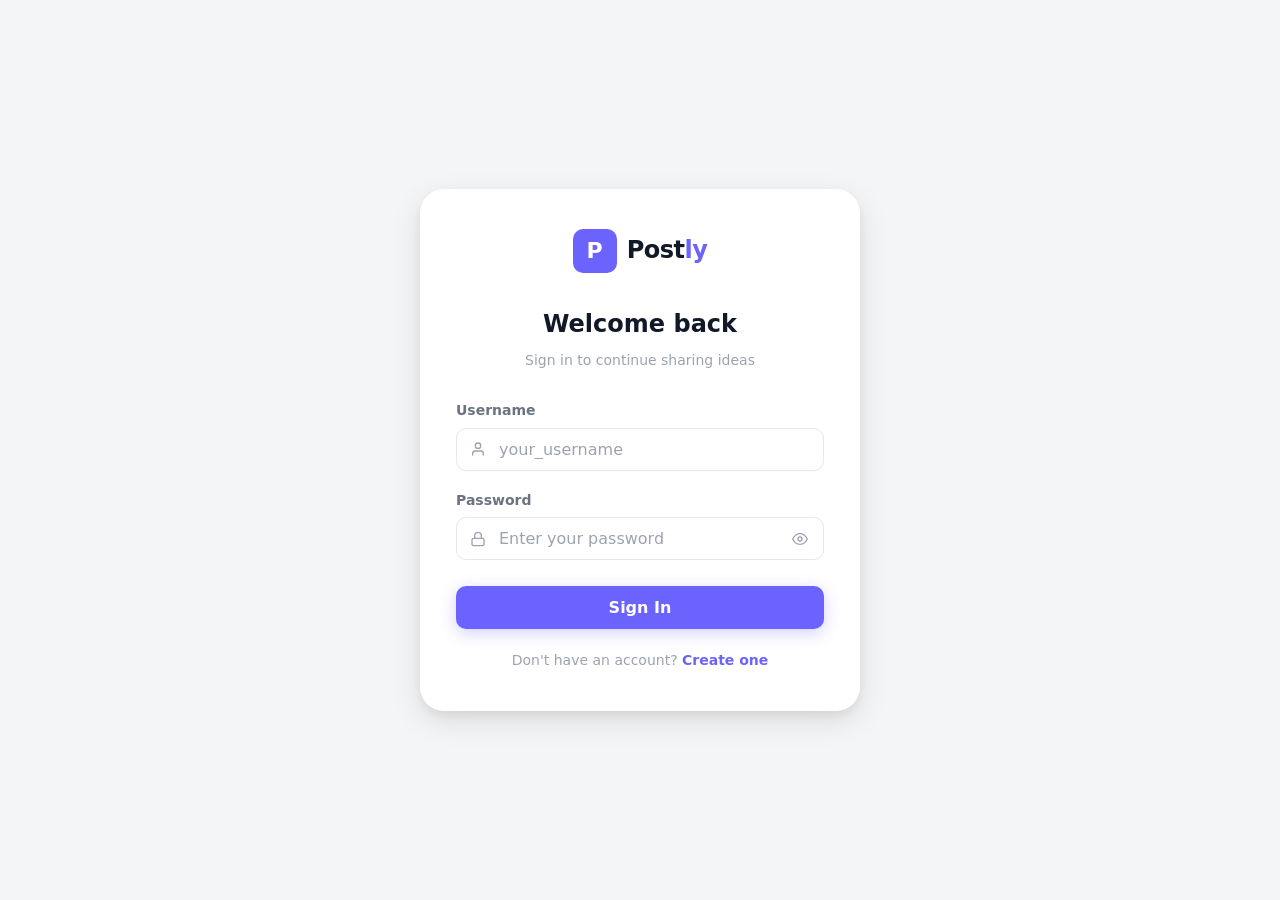
<file: postly/index.html>
﻿<!DOCTYPE html>
<html lang="en">
<head>
  <meta charset="UTF-8" />
  <meta name="viewport" content="width=device-width, initial-scale=1.0" />
  <meta name="description" content="Postly â€” Share ideas. Start conversations." />
  <title>Postly â€” Share ideas. Start conversations.</title>
  <link rel="icon" type="image/svg+xml" href="favicon.svg" />
  <link rel="shortcut icon" type="image/x-icon" href="favicon.ico" />
  <link rel="stylesheet" href="css/style.css" />
  <link rel="stylesheet" href="css/components.css" />
  <link rel="stylesheet" href="css/responsive.css" />
</head>
<body>

  <!-- ===== MOBILE HEADER ===== -->
  <header class="mobile-header" role="banner">
    <div class="logo-text">Post<span>ly</span></div>
    <div class="header-actions">
      <button class="header-btn" id="mobile-search-toggle" aria-label="Search">
        <svg xmlns="http://www.w3.org/2000/svg" width="20" height="20" viewBox="0 0 24 24" fill="none" stroke="currentColor" stroke-width="2" stroke-linecap="round" stroke-linejoin="round" aria-hidden="true"><circle cx="11" cy="11" r="8"/><line x1="21" y1="21" x2="16.65" y2="16.65"/></svg>
      </button>
      <button class="header-btn" id="mobile-notif-btn" aria-label="Notifications">
        <svg xmlns="http://www.w3.org/2000/svg" width="20" height="20" viewBox="0 0 24 24" fill="none" stroke="currentColor" stroke-width="2" stroke-linecap="round" stroke-linejoin="round" aria-hidden="true"><path d="M18 8A6 6 0 0 0 6 8c0 7-3 9-3 9h18s-3-2-3-9"/><path d="M13.73 21a2 2 0 0 1-3.46 0"/></svg>
        <span class="notification-dot" aria-hidden="true"></span>
      </button>
      <div class="header-avatar" id="header-avatar" aria-label="Your profile" role="button" tabindex="0"
        onclick="window.location.href='profile.html'">?</div>
    </div>
  </header>

  <div class="app-wrapper">

    <!-- ===== LEFT SIDEBAR ===== -->
    <aside class="sidebar-left" aria-label="Main navigation">

      <div class="sidebar-logo" role="banner">
        <div class="logo-icon" aria-hidden="true">P</div>
        <div class="logo-text">Post<span>ly</span></div>
      </div>

      <nav class="sidebar-nav" role="navigation" aria-label="Primary navigation">
        <button class="nav-item active" data-page="home" aria-label="Home feed">
          <span class="nav-icon" aria-hidden="true"><svg xmlns="http://www.w3.org/2000/svg" width="20" height="20" viewBox="0 0 24 24" fill="none" stroke="currentColor" stroke-width="2" stroke-linecap="round" stroke-linejoin="round"><path d="M3 9l9-7 9 7v11a2 2 0 0 1-2 2H5a2 2 0 0 1-2-2z"/><polyline points="9 22 9 12 15 12 15 22"/></svg></span>
          <span>Home</span>
        </button>
        <button class="nav-item" data-page="explore" aria-label="Explore">
          <span class="nav-icon" aria-hidden="true"><svg xmlns="http://www.w3.org/2000/svg" width="20" height="20" viewBox="0 0 24 24" fill="none" stroke="currentColor" stroke-width="2" stroke-linecap="round" stroke-linejoin="round"><circle cx="11" cy="11" r="8"/><line x1="21" y1="21" x2="16.65" y2="16.65"/></svg></span>
          <span>Explore</span>
        </button>
        <button class="nav-item" data-page="notifications" aria-label="Notifications">
          <span class="nav-icon" aria-hidden="true"><svg xmlns="http://www.w3.org/2000/svg" width="20" height="20" viewBox="0 0 24 24" fill="none" stroke="currentColor" stroke-width="2" stroke-linecap="round" stroke-linejoin="round"><path d="M18 8A6 6 0 0 0 6 8c0 7-3 9-3 9h18s-3-2-3-9"/><path d="M13.73 21a2 2 0 0 1-3.46 0"/></svg></span>
          <span>Notifications</span>
          <span class="nav-badge hidden notif-badge" aria-label="notifications">3</span>
        </button>
        <button class="nav-item" onclick="window.location.href='create.html'" aria-label="Create post">
          <span class="nav-icon" aria-hidden="true"><svg xmlns="http://www.w3.org/2000/svg" width="20" height="20" viewBox="0 0 24 24" fill="none" stroke="currentColor" stroke-width="2" stroke-linecap="round" stroke-linejoin="round"><path d="M11 4H4a2 2 0 0 0-2 2v14a2 2 0 0 0 2 2h14a2 2 0 0 0 2-2v-7"/><path d="M18.5 2.5a2.121 2.121 0 0 1 3 3L12 15l-4 1 1-4 9.5-9.5z"/></svg></span>
          <span>Create Post</span>
        </button>
        <button class="nav-item" onclick="window.location.href='profile.html'" aria-label="Your profile">
          <span class="nav-icon" aria-hidden="true"><svg xmlns="http://www.w3.org/2000/svg" width="20" height="20" viewBox="0 0 24 24" fill="none" stroke="currentColor" stroke-width="2" stroke-linecap="round" stroke-linejoin="round"><path d="M20 21v-2a4 4 0 0 0-4-4H8a4 4 0 0 0-4 4v2"/><circle cx="12" cy="7" r="4"/></svg></span>
          <span>Profile</span>
        </button>
      </nav>

      <!-- User card -->
      <div class="sidebar-user" onclick="window.location.href='profile.html'" role="button" tabindex="0"
        aria-label="View your profile">
        <div class="user-avatar" id="sidebar-user-avatar">?</div>
        <div class="sidebar-user-info">
          <div class="sidebar-user-name" id="sidebar-user-name">Loading...</div>
          <div class="sidebar-user-handle" id="sidebar-user-handle">@user</div>
        </div>
      </div>

      <!-- Logout -->
      <button class="sidebar-logout-btn" onclick="logout()" aria-label="Sign out">
        <svg xmlns="http://www.w3.org/2000/svg" width="18" height="18" viewBox="0 0 24 24" fill="none" stroke="currentColor" stroke-width="2" stroke-linecap="round" stroke-linejoin="round" aria-hidden="true"><path d="M9 21H5a2 2 0 0 1-2-2V5a2 2 0 0 1 2-2h4"/><polyline points="16 17 21 12 16 7"/><line x1="21" y1="12" x2="9" y2="12"/></svg>
        Sign Out
      </button>

    </aside>

    <!-- ===== MAIN CONTENT ===== -->
    <main class="main-content" id="main-content" role="main">

      <!-- Feed Header -->
      <div class="feed-header" role="banner">
        <h1>Home Feed</h1>
        <div class="header-actions">
          <button class="header-btn" id="desktop-notif-btn" aria-label="Notifications">
            <svg xmlns="http://www.w3.org/2000/svg" width="20" height="20" viewBox="0 0 24 24" fill="none" stroke="currentColor" stroke-width="2" stroke-linecap="round" stroke-linejoin="round" aria-hidden="true"><path d="M18 8A6 6 0 0 0 6 8c0 7-3 9-3 9h18s-3-2-3-9"/><path d="M13.73 21a2 2 0 0 1-3.46 0"/></svg>
            <span class="notification-dot" aria-hidden="true"></span>
          </button>
          <div class="header-avatar" id="header-avatar-desktop" role="button" tabindex="0"
            aria-label="Your profile" onclick="window.location.href='profile.html'">?</div>
        </div>
      </div>

      <div class="feed-container">

        <!-- Search Bar -->
        <section class="search-bar-container" aria-label="Search posts">
          <div class="search-bar" role="search">
            <span class="search-icon" aria-hidden="true">
              <svg xmlns="http://www.w3.org/2000/svg" width="16" height="16" viewBox="0 0 24 24" fill="none" stroke="currentColor" stroke-width="2" stroke-linecap="round" stroke-linejoin="round"><circle cx="11" cy="11" r="8"/><line x1="21" y1="21" x2="16.65" y2="16.65"/></svg>
            </span>
            <input type="search" id="search-input"
              placeholder="Search posts, people, topics..."
              aria-label="Search posts, people, and topics"
              autocomplete="off" />
            <button class="search-clear-btn" id="search-clear-btn" aria-label="Clear search">
              <svg xmlns="http://www.w3.org/2000/svg" width="14" height="14" viewBox="0 0 24 24" fill="none" stroke="currentColor" stroke-width="2.5" stroke-linecap="round" stroke-linejoin="round" aria-hidden="true"><line x1="18" y1="6" x2="6" y2="18"/><line x1="6" y1="6" x2="18" y2="18"/></svg>
            </button>
          </div>
          <div class="search-results-label" id="search-results-label" role="status" aria-live="polite"></div>
        </section>

        <!-- Create Post Card -->
        <section class="create-post-card" aria-label="Create a new post">
          <div class="create-post-top">
            <div class="create-post-avatar" id="create-post-avatar" aria-hidden="true">?</div>
            <div class="create-post-input-wrap">
              <textarea id="create-post-textarea" class="create-post-textarea"
                placeholder="What's on your mind?"
                aria-label="Write a new post" maxlength="500" rows="3"></textarea>
              <div class="image-preview-wrap" id="image-preview-wrap">
                <img id="image-preview-img" src="" alt="Post image preview" />
                <button class="remove-image-btn" id="remove-image-btn" aria-label="Remove image">
                  <svg xmlns="http://www.w3.org/2000/svg" width="14" height="14" viewBox="0 0 24 24" fill="none" stroke="currentColor" stroke-width="2.5" stroke-linecap="round" stroke-linejoin="round" aria-hidden="true"><line x1="18" y1="6" x2="6" y2="18"/><line x1="6" y1="6" x2="18" y2="18"/></svg>
                </button>
              </div>
              <div class="error-message" id="create-post-error" role="alert"></div>
            </div>
          </div>

          <div class="create-post-divider" aria-hidden="true"></div>

          <div class="create-post-actions">
            <div class="create-post-tools">
              <label class="create-post-tool-btn" for="image-upload" title="Add image" aria-label="Add image">
                <svg xmlns="http://www.w3.org/2000/svg" width="18" height="18" viewBox="0 0 24 24" fill="none" stroke="currentColor" stroke-width="2" stroke-linecap="round" stroke-linejoin="round" aria-hidden="true"><rect x="3" y="3" width="18" height="18" rx="2"/><circle cx="8.5" cy="8.5" r="1.5"/><polyline points="21 15 16 10 5 21"/></svg>
                <input type="file" id="image-upload" accept="image/*" style="display:none" aria-label="Upload image" />
              </label>
              <button class="create-post-tool-btn" title="Add symbol" aria-label="Add symbol" onclick="insertSymbol()">
                <svg xmlns="http://www.w3.org/2000/svg" width="18" height="18" viewBox="0 0 24 24" fill="none" stroke="currentColor" stroke-width="2" stroke-linecap="round" stroke-linejoin="round" aria-hidden="true"><circle cx="12" cy="12" r="10"/><path d="M8 14s1.5 2 4 2 4-2 4-2"/><line x1="9" y1="9" x2="9.01" y2="9"/><line x1="15" y1="9" x2="15.01" y2="9"/></svg>
              </button>
            </div>
            <div class="create-post-right">
              <span class="char-counter" id="char-counter" aria-live="polite" aria-label="Characters remaining">500</span>
              <button class="btn btn-primary" id="publish-btn" aria-label="Publish post">Publish</button>
            </div>
          </div>
        </section>

        <!-- Posts Feed -->
        <section aria-label="Posts feed" aria-live="polite">
          <div id="posts-feed">
            <div class="spinner" role="status" aria-label="Loading posts"></div>
          </div>
        </section>

      </div>
    </main>

    <!-- ===== RIGHT SIDEBAR ===== -->
    <aside class="sidebar-right" aria-label="Trending and suggestions">

      <section class="sidebar-section">
        <h2 class="sidebar-section-title">
          <svg xmlns="http://www.w3.org/2000/svg" width="16" height="16" viewBox="0 0 24 24" fill="none" stroke="currentColor" stroke-width="2" stroke-linecap="round" stroke-linejoin="round" aria-hidden="true" style="vertical-align:-3px;margin-right:6px"><polyline points="23 6 13.5 15.5 8.5 10.5 1 18"/><polyline points="17 6 23 6 23 12"/></svg>Trending Topics
        </h2>
        <div id="trending-topics" role="list"></div>
      </section>

      <section class="sidebar-section">
        <h2 class="sidebar-section-title">
          <svg xmlns="http://www.w3.org/2000/svg" width="16" height="16" viewBox="0 0 24 24" fill="none" stroke="currentColor" stroke-width="2" stroke-linecap="round" stroke-linejoin="round" aria-hidden="true" style="vertical-align:-3px;margin-right:6px"><path d="M17 21v-2a4 4 0 0 0-4-4H5a4 4 0 0 0-4 4v2"/><circle cx="9" cy="7" r="4"/><path d="M23 21v-2a4 4 0 0 0-3-3.87"/><path d="M16 3.13a4 4 0 0 1 0 7.75"/></svg>Suggested for You
        </h2>
        <div id="suggested-users" role="list"></div>
      </section>

      <section class="sidebar-section">
        <h2 class="sidebar-section-title">
          <svg xmlns="http://www.w3.org/2000/svg" width="16" height="16" viewBox="0 0 24 24" fill="none" stroke="currentColor" stroke-width="2" stroke-linecap="round" stroke-linejoin="round" aria-hidden="true" style="vertical-align:-3px;margin-right:6px"><polygon points="12 2 15.09 8.26 22 9.27 17 14.14 18.18 21.02 12 17.77 5.82 21.02 7 14.14 2 9.27 8.91 8.26 12 2"/></svg>Popular Today
        </h2>
        <div id="popular-posts">
          <p style="font-size:13px;color:var(--color-text-muted)">Check back often for the most-liked posts of the day.</p>
        </div>
      </section>

      <footer style="font-size:11px;color:var(--color-text-muted);line-height:1.6">
        <p>Â© 2026 Postly Â· <a href="#" style="color:var(--color-primary)">About</a> Â· <a href="#" style="color:var(--color-primary)">Privacy</a></p>
        <p style="margin-top:4px">Built with care using vanilla HTML, CSS &amp; JS</p>
      </footer>

    </aside>

  </div><!-- end app-wrapper -->

  <!-- ===== BOTTOM NAV (Mobile) ===== -->
  <nav class="bottom-nav" aria-label="Mobile navigation">
    <div class="bottom-nav-items">
      <a class="bottom-nav-item active" href="index.html" data-page="home" aria-label="Home">
        <span class="nav-icon" aria-hidden="true"><svg xmlns="http://www.w3.org/2000/svg" width="22" height="22" viewBox="0 0 24 24" fill="none" stroke="currentColor" stroke-width="2" stroke-linecap="round" stroke-linejoin="round"><path d="M3 9l9-7 9 7v11a2 2 0 0 1-2 2H5a2 2 0 0 1-2-2z"/><polyline points="9 22 9 12 15 12 15 22"/></svg></span>
        <span>Home</span>
      </a>
      <a class="bottom-nav-item" href="index.html#search" data-page="explore" aria-label="Explore"
        onclick="event.preventDefault(); document.getElementById('search-input').focus(); document.querySelector('.search-bar-container').scrollIntoView({behavior:'smooth',block:'start'});">
        <span class="nav-icon" aria-hidden="true"><svg xmlns="http://www.w3.org/2000/svg" width="22" height="22" viewBox="0 0 24 24" fill="none" stroke="currentColor" stroke-width="2" stroke-linecap="round" stroke-linejoin="round"><circle cx="11" cy="11" r="8"/><line x1="21" y1="21" x2="16.65" y2="16.65"/></svg></span>
        <span>Explore</span>
      </a>
      <a class="bottom-nav-item create-btn-mobile" href="create.html" aria-label="Create new post">
        <svg xmlns="http://www.w3.org/2000/svg" width="22" height="22" viewBox="0 0 24 24" fill="none" stroke="currentColor" stroke-width="2" stroke-linecap="round" stroke-linejoin="round" aria-hidden="true"><line x1="12" y1="5" x2="12" y2="19"/><line x1="5" y1="12" x2="19" y2="12"/></svg>
      </a>
      <a class="bottom-nav-item" href="profile.html" data-page="profile" aria-label="Your profile">
        <span class="nav-icon" aria-hidden="true"><svg xmlns="http://www.w3.org/2000/svg" width="22" height="22" viewBox="0 0 24 24" fill="none" stroke="currentColor" stroke-width="2" stroke-linecap="round" stroke-linejoin="round"><path d="M20 21v-2a4 4 0 0 0-4-4H8a4 4 0 0 0-4 4v2"/><circle cx="12" cy="7" r="4"/></svg></span>
        <span>Profile</span>
      </a>
      <a class="bottom-nav-item" href="#" data-page="notifications" aria-label="Notifications"
        onclick="event.preventDefault(); showToast('Notifications coming soon!', 'info')">
        <span class="nav-icon" aria-hidden="true"><svg xmlns="http://www.w3.org/2000/svg" width="22" height="22" viewBox="0 0 24 24" fill="none" stroke="currentColor" stroke-width="2" stroke-linecap="round" stroke-linejoin="round"><path d="M18 8A6 6 0 0 0 6 8c0 7-3 9-3 9h18s-3-2-3-9"/><path d="M13.73 21a2 2 0 0 1-3.46 0"/></svg></span>
        <span>Alerts</span>
      </a>
    </div>
  </nav>

  <div id="toast-container" class="toast-container" role="region" aria-live="assertive" aria-label="Notifications"></div>

  <!-- ===== Scripts ===== -->
  <script src="js/storage.js"></script>
  <script src="js/icons.js"></script>
  <script src="js/users.js"></script>
  <script src="js/auth.js"></script>
  <script src="js/ui.js"></script>
  <script src="js/posts.js"></script>
  <script src="js/comments.js"></script>
  <script src="js/app.js"></script>
  <script>
    // Auth guard â€” redirect to login if not signed in
    requireAuth();

    function insertSymbol() {
      const ta = document.getElementById('create-post-textarea');
      if (ta) {
        const symbols = ['*', '->', '...', 'â€”', '#', '@', '&', '+', '>>'];
        const sym = symbols[Math.floor(Math.random() * symbols.length)];
        const pos = ta.selectionStart || ta.value.length;
        ta.value = ta.value.slice(0, pos) + sym + ta.value.slice(pos);
        ta.dispatchEvent(new Event('input'));
        ta.focus();
      }
    }

    document.getElementById('mobile-search-toggle').addEventListener('click', () => {
      const searchContainer = document.querySelector('.search-bar-container');
      searchContainer.scrollIntoView({ behavior: 'smooth', block: 'start' });
      document.getElementById('search-input').focus();
    });
  </script>

</body>
</html>
</file>
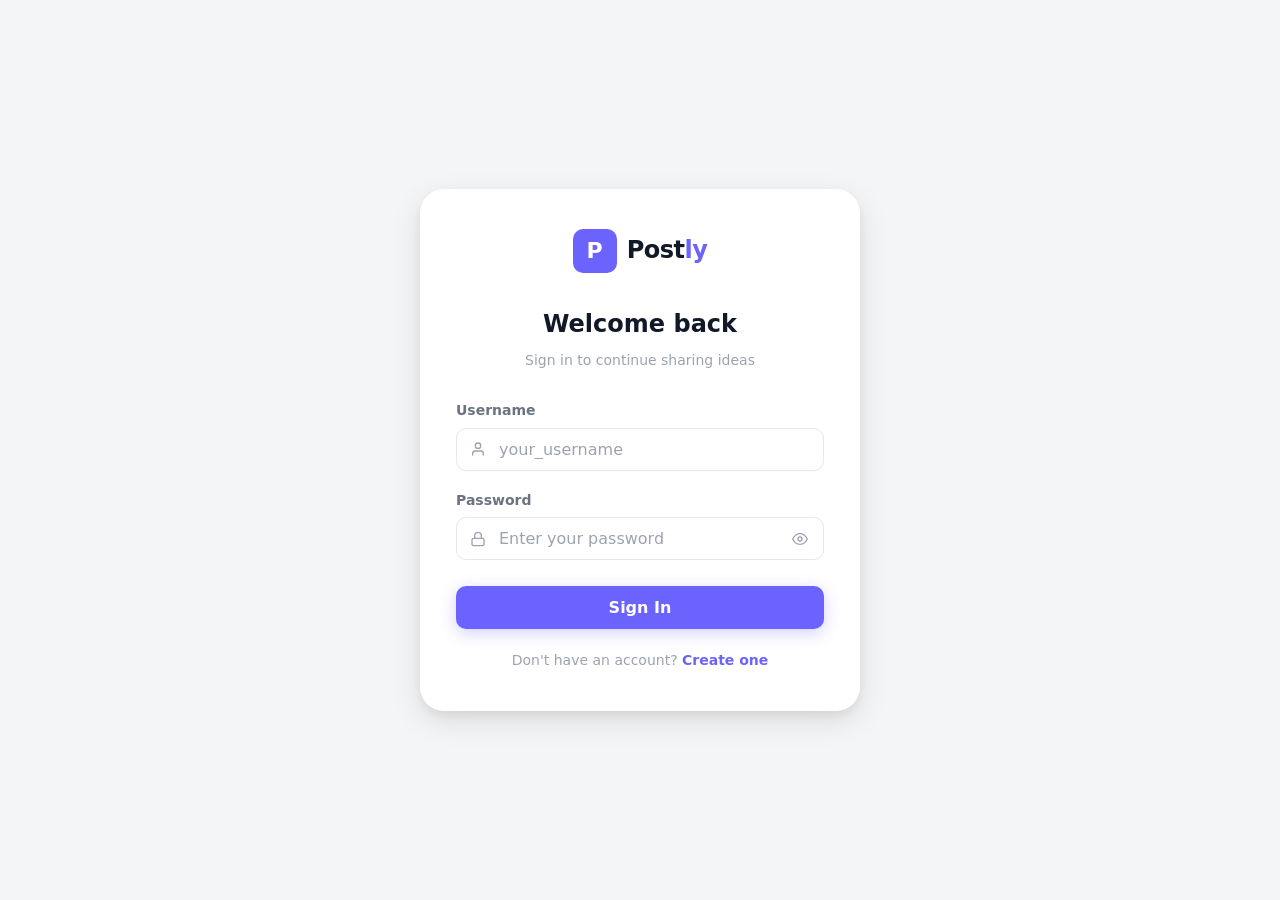
<file: postly/create.html>
﻿<!DOCTYPE html>
<html lang="en">
<head>
  <meta charset="UTF-8" />
  <meta name="viewport" content="width=device-width, initial-scale=1.0" />
  <meta name="description" content="Create a new post on Postly" />
  <title>Create Post â€” Postly</title>
  <link rel="icon" type="image/svg+xml" href="favicon.svg" />
  <link rel="shortcut icon" type="image/x-icon" href="favicon.ico" />
  <link rel="stylesheet" href="css/style.css" />
  <link rel="stylesheet" href="css/components.css" />
  <link rel="stylesheet" href="css/responsive.css" />
</head>
<body>

  <!-- ===== MOBILE HEADER ===== -->
  <header class="mobile-header" role="banner">
    <div class="logo-text">Post<span>ly</span></div>
    <div class="header-actions">
      <div class="header-avatar" id="header-avatar" aria-label="Your profile" role="button" tabindex="0"
        onclick="window.location.href='profile.html'">?</div>
    </div>
  </header>

  <div class="app-wrapper">

    <!-- ===== LEFT SIDEBAR ===== -->
    <aside class="sidebar-left" aria-label="Main navigation">
      <div class="sidebar-logo" role="banner">
        <div class="logo-icon" aria-hidden="true">P</div>
        <div class="logo-text">Post<span>ly</span></div>
      </div>
      <nav class="sidebar-nav" role="navigation" aria-label="Primary navigation">
        <button class="nav-item" onclick="window.location.href='index.html'" aria-label="Home feed">
          <span class="nav-icon" aria-hidden="true"><svg xmlns="http://www.w3.org/2000/svg" width="20" height="20" viewBox="0 0 24 24" fill="none" stroke="currentColor" stroke-width="2" stroke-linecap="round" stroke-linejoin="round"><path d="M3 9l9-7 9 7v11a2 2 0 0 1-2 2H5a2 2 0 0 1-2-2z"/><polyline points="9 22 9 12 15 12 15 22"/></svg></span>
          <span>Home</span>
        </button>
        <button class="nav-item" aria-label="Explore">
          <span class="nav-icon" aria-hidden="true"><svg xmlns="http://www.w3.org/2000/svg" width="20" height="20" viewBox="0 0 24 24" fill="none" stroke="currentColor" stroke-width="2" stroke-linecap="round" stroke-linejoin="round"><circle cx="11" cy="11" r="8"/><line x1="21" y1="21" x2="16.65" y2="16.65"/></svg></span>
          <span>Explore</span>
        </button>
        <button class="nav-item" aria-label="Notifications">
          <span class="nav-icon" aria-hidden="true"><svg xmlns="http://www.w3.org/2000/svg" width="20" height="20" viewBox="0 0 24 24" fill="none" stroke="currentColor" stroke-width="2" stroke-linecap="round" stroke-linejoin="round"><path d="M18 8A6 6 0 0 0 6 8c0 7-3 9-3 9h18s-3-2-3-9"/><path d="M13.73 21a2 2 0 0 1-3.46 0"/></svg></span>
          <span>Notifications</span>
        </button>
        <button class="nav-item active" aria-label="Create post" aria-current="page">
          <span class="nav-icon" aria-hidden="true"><svg xmlns="http://www.w3.org/2000/svg" width="20" height="20" viewBox="0 0 24 24" fill="none" stroke="currentColor" stroke-width="2" stroke-linecap="round" stroke-linejoin="round"><path d="M11 4H4a2 2 0 0 0-2 2v14a2 2 0 0 0 2 2h14a2 2 0 0 0 2-2v-7"/><path d="M18.5 2.5a2.121 2.121 0 0 1 3 3L12 15l-4 1 1-4 9.5-9.5z"/></svg></span>
          <span>Create Post</span>
        </button>        <button class="nav-item" onclick="window.location.href='profile.html'" aria-label="Profile">
          <span class="nav-icon" aria-hidden="true"><svg xmlns="http://www.w3.org/2000/svg" width="20" height="20" viewBox="0 0 24 24" fill="none" stroke="currentColor" stroke-width="2" stroke-linecap="round" stroke-linejoin="round"><path d="M20 21v-2a4 4 0 0 0-4-4H8a4 4 0 0 0-4 4v2"/><circle cx="12" cy="7" r="4"/></svg></span>
          <span>Profile</span>
        </button>
      </nav>
      <div class="sidebar-user" onclick="window.location.href='profile.html'" role="button" tabindex="0">
        <div class="user-avatar" id="sidebar-user-avatar">?</div>
        <div class="sidebar-user-info">
          <div class="sidebar-user-name" id="sidebar-user-name">Loading...</div>
          <div class="sidebar-user-handle" id="sidebar-user-handle">@user</div>
        </div>
      </div>

      <button class="sidebar-logout-btn" onclick="logout()" aria-label="Sign out">
        <svg xmlns="http://www.w3.org/2000/svg" width="18" height="18" viewBox="0 0 24 24" fill="none" stroke="currentColor" stroke-width="2" stroke-linecap="round" stroke-linejoin="round" aria-hidden="true"><path d="M9 21H5a2 2 0 0 1-2-2V5a2 2 0 0 1 2-2h4"/><polyline points="16 17 21 12 16 7"/><line x1="21" y1="12" x2="9" y2="12"/></svg>
        Sign Out
      </button>
    </aside>

    <!-- ===== MAIN CONTENT ===== -->
    <main class="main-content" id="main-content" role="main">

      <div class="page-header">
        <button class="back-btn" onclick="window.history.back()" aria-label="Go back">
          <svg xmlns="http://www.w3.org/2000/svg" width="20" height="20" viewBox="0 0 24 24" fill="none" stroke="currentColor" stroke-width="2" stroke-linecap="round" stroke-linejoin="round" aria-hidden="true"><line x1="19" y1="12" x2="5" y2="12"/><polyline points="12 19 5 12 12 5"/></svg>
        </button>
        <div class="page-header-info">
          <h1 id="page-title">Create Post</h1>
          <span id="page-subtitle">Share your thoughts with the world</span>
        </div>
      </div>

      <div class="feed-container" style="max-width:680px">
        <div class="create-page-card">

          <!-- Author row -->
          <div style="display:flex;align-items:center;gap:12px;margin-bottom:20px">
            <div id="create-author-avatar" style="width:48px;height:48px;border-radius:50%;background:var(--color-primary);display:flex;align-items:center;justify-content:center;color:white;font-weight:700;font-size:18px;flex-shrink:0">?</div>
            <div>
              <div id="create-author-name" style="font-weight:600;font-size:15px">Loading...</div>
              <div id="create-author-handle" style="font-size:12px;color:var(--color-text-muted)">@user</div>
            </div>
          </div>

          <!-- Post Content -->
          <div class="form-group">
            <label class="form-label" for="post-content">Your Post</label>
            <textarea id="post-content" class="form-textarea"
              placeholder="What's on your mind? Share an idea, story, question or insight..."
              maxlength="500" aria-label="Post content" aria-required="true"
              aria-describedby="content-counter"></textarea>
            <div class="char-counter-bar">
              <div class="char-counter-progress" role="progressbar" aria-valuemin="0" aria-valuemax="500" aria-valuenow="0" aria-label="Character limit">
                <div class="char-counter-fill" id="char-fill"></div>
              </div>
              <span id="content-counter" aria-live="polite" style="font-size:12px;color:var(--color-text-muted)">
                <span id="char-count">0</span> / 500
              </span>
            </div>
            <div class="error-message" id="content-error" role="alert"></div>
          </div>

          <!-- Image Upload -->
          <div class="form-group">
            <label class="form-label">Add Image <span style="font-weight:400;color:var(--color-text-muted)">(optional)</span></label>
            <label class="image-upload-label" for="post-image" id="upload-label">
              <span class="upload-icon" aria-hidden="true">
                <svg xmlns="http://www.w3.org/2000/svg" width="32" height="32" viewBox="0 0 24 24" fill="none" stroke="currentColor" stroke-width="1.5" stroke-linecap="round" stroke-linejoin="round" aria-hidden="true"><polyline points="16 16 12 12 8 16"/><line x1="12" y1="12" x2="12" y2="21"/><path d="M20.39 18.39A5 5 0 0 0 18 9h-1.26A8 8 0 1 0 3 16.3"/></svg>
              </span>
              <span>Click to upload an image</span>
              <span style="font-size:11px;color:var(--color-text-muted)">PNG, JPG, GIF up to 5MB</span>
            </label>
            <input type="file" id="post-image" accept="image/*" style="display:none" aria-label="Upload post image" />
            <div class="image-preview-wrap" id="image-preview-wrap">
              <img id="image-preview-img" src="" alt="Post image preview" />
              <button class="remove-image-btn" id="remove-image-btn" aria-label="Remove image">
                <svg xmlns="http://www.w3.org/2000/svg" width="14" height="14" viewBox="0 0 24 24" fill="none" stroke="currentColor" stroke-width="2.5" stroke-linecap="round" stroke-linejoin="round" aria-hidden="true"><line x1="18" y1="6" x2="6" y2="18"/><line x1="6" y1="6" x2="18" y2="18"/></svg>
              </button>
            </div>
          </div>

          <!-- Actions -->
          <div class="form-actions">
            <button class="btn btn-outline" id="cancel-btn" aria-label="Cancel and go back">Cancel</button>
            <button class="btn btn-primary" id="submit-btn" aria-label="Publish post">
              <svg xmlns="http://www.w3.org/2000/svg" width="15" height="15" viewBox="0 0 24 24" fill="none" stroke="currentColor" stroke-width="2" stroke-linecap="round" stroke-linejoin="round" aria-hidden="true"><line x1="22" y1="2" x2="11" y2="13"/><polygon points="22 2 15 22 11 13 2 9 22 2"/></svg>
              Publish Post
            </button>
          </div>
        </div>

        <!-- Tips card -->
        <div style="background:var(--color-primary-light);border-radius:var(--radius-md);padding:16px;margin-top:8px">
          <h3 style="font-size:14px;font-weight:600;color:var(--color-primary);margin-bottom:8px">Writing Tips</h3>
          <ul style="font-size:13px;color:var(--color-text-secondary);line-height:1.8;padding-left:16px;list-style:disc">
            <li>Add hashtags like #JavaScript to help people find your post</li>
            <li>Ask a question to spark conversations</li>
            <li>Keep it concise but make it valuable</li>
            <li>Add an image to increase engagement</li>
          </ul>
        </div>
      </div>
    </main>

    <!-- ===== RIGHT SIDEBAR ===== -->
    <aside class="sidebar-right" aria-label="Writing tips">
      <section class="sidebar-section">
        <h2 class="sidebar-section-title">Post Guidelines</h2>
        <div style="font-size:13px;color:var(--color-text-secondary);line-height:1.8">
          <p style="margin-bottom:8px;display:flex;align-items:center;gap:6px">
            <svg xmlns="http://www.w3.org/2000/svg" width="14" height="14" viewBox="0 0 24 24" fill="none" stroke="var(--color-success)" stroke-width="2.5" stroke-linecap="round" stroke-linejoin="round"><polyline points="20 6 9 17 4 12"/></svg>
            Share original ideas and insights</p>
          <p style="margin-bottom:8px;display:flex;align-items:center;gap:6px">
            <svg xmlns="http://www.w3.org/2000/svg" width="14" height="14" viewBox="0 0 24 24" fill="none" stroke="var(--color-success)" stroke-width="2.5" stroke-linecap="round" stroke-linejoin="round"><polyline points="20 6 9 17 4 12"/></svg>
            Use hashtags for discoverability</p>
          <p style="margin-bottom:8px;display:flex;align-items:center;gap:6px">
            <svg xmlns="http://www.w3.org/2000/svg" width="14" height="14" viewBox="0 0 24 24" fill="none" stroke="var(--color-success)" stroke-width="2.5" stroke-linecap="round" stroke-linejoin="round"><polyline points="20 6 9 17 4 12"/></svg>
            Be respectful and constructive</p>
          <p style="margin-bottom:8px;display:flex;align-items:center;gap:6px">
            <svg xmlns="http://www.w3.org/2000/svg" width="14" height="14" viewBox="0 0 24 24" fill="none" stroke="var(--color-success)" stroke-width="2.5" stroke-linecap="round" stroke-linejoin="round"><polyline points="20 6 9 17 4 12"/></svg>
            Images make posts more engaging</p>
          <p style="margin-bottom:8px;display:flex;align-items:center;gap:6px">
            <svg xmlns="http://www.w3.org/2000/svg" width="14" height="14" viewBox="0 0 24 24" fill="none" stroke="var(--color-error)" stroke-width="2.5" stroke-linecap="round" stroke-linejoin="round"><line x1="18" y1="6" x2="6" y2="18"/><line x1="6" y1="6" x2="18" y2="18"/></svg>
            No spam or misleading content</p>
          <p style="display:flex;align-items:center;gap:6px">
            <svg xmlns="http://www.w3.org/2000/svg" width="14" height="14" viewBox="0 0 24 24" fill="none" stroke="var(--color-error)" stroke-width="2.5" stroke-linecap="round" stroke-linejoin="round"><line x1="18" y1="6" x2="6" y2="18"/><line x1="6" y1="6" x2="18" y2="18"/></svg>
            No inappropriate content</p>
        </div>
      </section>

      <section class="sidebar-section">
        <h2 class="sidebar-section-title">Popular Topics</h2>
        <div style="display:flex;flex-wrap:wrap;gap:6px">
          <span class="post-tag" onclick="insertTag('#JavaScript')" style="cursor:pointer;padding:4px 10px;background:var(--color-primary-light);border-radius:20px;font-size:13px">#JavaScript</span>
          <span class="post-tag" onclick="insertTag('#AI')" style="cursor:pointer;padding:4px 10px;background:var(--color-primary-light);border-radius:20px;font-size:13px">#AI</span>
          <span class="post-tag" onclick="insertTag('#WebDev')" style="cursor:pointer;padding:4px 10px;background:var(--color-primary-light);border-radius:20px;font-size:13px">#WebDev</span>
          <span class="post-tag" onclick="insertTag('#Career')" style="cursor:pointer;padding:4px 10px;background:var(--color-primary-light);border-radius:20px;font-size:13px">#Career</span>
          <span class="post-tag" onclick="insertTag('#Startup')" style="cursor:pointer;padding:4px 10px;background:var(--color-primary-light);border-radius:20px;font-size:13px">#Startup</span>
          <span class="post-tag" onclick="insertTag('#Learning')" style="cursor:pointer;padding:4px 10px;background:var(--color-primary-light);border-radius:20px;font-size:13px">#Learning</span>
        </div>
      </section>
    </aside>

  </div>

  <!-- ===== BOTTOM NAV ===== -->
  <nav class="bottom-nav" aria-label="Mobile navigation">
    <div class="bottom-nav-items">
      <a class="bottom-nav-item" href="index.html" aria-label="Home">
        <span class="nav-icon" aria-hidden="true"><svg xmlns="http://www.w3.org/2000/svg" width="22" height="22" viewBox="0 0 24 24" fill="none" stroke="currentColor" stroke-width="2" stroke-linecap="round" stroke-linejoin="round"><path d="M3 9l9-7 9 7v11a2 2 0 0 1-2 2H5a2 2 0 0 1-2-2z"/><polyline points="9 22 9 12 15 12 15 22"/></svg></span>
        <span>Home</span>
      </a>
      <a class="bottom-nav-item" href="index.html" aria-label="Explore">
        <span class="nav-icon" aria-hidden="true"><svg xmlns="http://www.w3.org/2000/svg" width="22" height="22" viewBox="0 0 24 24" fill="none" stroke="currentColor" stroke-width="2" stroke-linecap="round" stroke-linejoin="round"><circle cx="11" cy="11" r="8"/><line x1="21" y1="21" x2="16.65" y2="16.65"/></svg></span>
        <span>Explore</span>
      </a>
      <a class="bottom-nav-item create-btn-mobile active" href="create.html" aria-label="Create" aria-current="page">
        <svg xmlns="http://www.w3.org/2000/svg" width="22" height="22" viewBox="0 0 24 24" fill="none" stroke="currentColor" stroke-width="2" stroke-linecap="round" stroke-linejoin="round" aria-hidden="true"><line x1="12" y1="5" x2="12" y2="19"/><line x1="5" y1="12" x2="19" y2="12"/></svg>
      </a>
      <a class="bottom-nav-item" href="profile.html" aria-label="Profile">
        <span class="nav-icon" aria-hidden="true"><svg xmlns="http://www.w3.org/2000/svg" width="22" height="22" viewBox="0 0 24 24" fill="none" stroke="currentColor" stroke-width="2" stroke-linecap="round" stroke-linejoin="round"><path d="M20 21v-2a4 4 0 0 0-4-4H8a4 4 0 0 0-4 4v2"/><circle cx="12" cy="7" r="4"/></svg></span>
        <span>Profile</span>
      </a>
      <a class="bottom-nav-item" href="#" aria-label="Notifications" onclick="event.preventDefault();">
        <span class="nav-icon" aria-hidden="true"><svg xmlns="http://www.w3.org/2000/svg" width="22" height="22" viewBox="0 0 24 24" fill="none" stroke="currentColor" stroke-width="2" stroke-linecap="round" stroke-linejoin="round"><path d="M18 8A6 6 0 0 0 6 8c0 7-3 9-3 9h18s-3-2-3-9"/><path d="M13.73 21a2 2 0 0 1-3.46 0"/></svg></span>
        <span>Alerts</span>
      </a>
    </div>
  </nav>

  <div id="toast-container" class="toast-container" role="region" aria-live="assertive"></div>

  <script src="js/storage.js"></script>
  <script src="js/icons.js"></script>
  <script src="js/users.js"></script>
  <script src="js/auth.js"></script>
  <script src="js/ui.js"></script>
  <script src="js/posts.js"></script>
  <script src="js/comments.js"></script>
  <script>
    // Auth guard â€” redirect to login if not signed in
    requireAuth();

    const MAX_CHARS = 500;
    let pendingImage = null;
    let editingPostId = null;

    document.addEventListener('DOMContentLoaded', () => {
      initializeSampleData();
      const currentUser = getCurrentUser();
      setupCreateAuthor(currentUser);
      setupForm(currentUser);
      checkEditMode();
    });

    function setupCreateAuthor(user) {
      if (!user) return;
      const color = user.avatarColor || getAvatarColor(user.id);
      const initials = getInitials(user.displayName);
      document.getElementById('create-author-avatar').textContent = initials;
      document.getElementById('create-author-avatar').style.background = color;
      document.getElementById('create-author-name').textContent = user.displayName;
      document.getElementById('create-author-handle').textContent = '@' + user.handle;
      document.getElementById('header-avatar').textContent = initials;
      document.getElementById('header-avatar').style.background = color;
      const sidebarAvatar = document.getElementById('sidebar-user-avatar');
      if (sidebarAvatar) { sidebarAvatar.textContent = initials; sidebarAvatar.style.background = color; }
      const sidebarName = document.getElementById('sidebar-user-name');
      if (sidebarName) sidebarName.textContent = user.displayName;
      const sidebarHandle = document.getElementById('sidebar-user-handle');
      if (sidebarHandle) sidebarHandle.textContent = '@' + user.handle;
    }

    function checkEditMode() {
      const params = new URLSearchParams(window.location.search);
      const editId = params.get('edit');
      if (!editId) return;
      const post = getPostById(editId);
      if (!post) { showToast('Post not found', 'error'); return; }
      editingPostId = editId;
      document.getElementById('page-title').textContent = 'Edit Post';
      document.getElementById('page-subtitle').textContent = 'Update your post';
      document.getElementById('submit-btn').innerHTML = `
        <svg xmlns="http://www.w3.org/2000/svg" width="15" height="15" viewBox="0 0 24 24" fill="none" stroke="currentColor" stroke-width="2" stroke-linecap="round" stroke-linejoin="round" aria-hidden="true"><path d="M19 21H5a2 2 0 0 1-2-2V5a2 2 0 0 1 2-2h11l5 5v11a2 2 0 0 1-2 2z"/><polyline points="17 21 17 13 7 13 7 21"/><polyline points="7 3 7 8 15 8"/></svg>
        Save Changes`;
      document.getElementById('post-content').value = post.content;
      updateCharCount(post.content.length);
      if (post.image) {
        pendingImage = post.image;
        document.getElementById('image-preview-img').src = post.image;
        document.getElementById('image-preview-wrap').classList.add('visible');
      }
    }

    function setupForm(currentUser) {
      const textarea = document.getElementById('post-content');
      const errorEl = document.getElementById('content-error');
      const imageInput = document.getElementById('post-image');
      const imagePreviewWrap = document.getElementById('image-preview-wrap');
      const imagePreviewImg = document.getElementById('image-preview-img');
      const removeImageBtn = document.getElementById('remove-image-btn');
      const submitBtn = document.getElementById('submit-btn');
      const cancelBtn = document.getElementById('cancel-btn');

      textarea.addEventListener('input', () => {
        updateCharCount(textarea.value.length);
        errorEl.classList.remove('visible');
      });

      imageInput.addEventListener('change', async (e) => {
        const file = e.target.files[0];
        if (!file) return;
        try {
          pendingImage = await readImageFile(file);
          imagePreviewImg.src = pendingImage;
          imagePreviewWrap.classList.add('visible');
          document.getElementById('upload-label').style.display = 'none';
        } catch (err) { showToast(err.message, 'error'); }
        imageInput.value = '';
      });

      removeImageBtn.addEventListener('click', () => {
        pendingImage = null;
        imagePreviewWrap.classList.remove('visible');
        imagePreviewImg.src = '';
        document.getElementById('upload-label').style.display = '';
      });

      cancelBtn.addEventListener('click', () => {
        if (window.history.length > 1) window.history.back();
        else window.location.href = 'index.html';
      });

      submitBtn.addEventListener('click', () => {
        const text = textarea.value.trim();
        if (!text && !pendingImage) {
          errorEl.textContent = 'Your post cannot be empty!';
          errorEl.classList.add('visible');
          textarea.focus();
          return;
        }
        if (text.length > MAX_CHARS) {
          errorEl.textContent = `Too long! Max ${MAX_CHARS} characters.`;
          errorEl.classList.add('visible');
          return;
        }
        if (!currentUser) { showToast('Please log in to post', 'warning'); return; }

        if (editingPostId) {
          const posts = getPosts();
          const post = posts.find(p => p.id === editingPostId);
          if (post) {
            post.content = text;
            post.image = pendingImage || null;
            post.tags = extractTags(text);
            post.editedAt = new Date().toISOString();
            savePosts(posts);
            showToast('Post updated!', 'success');
            setTimeout(() => window.location.href = 'post.html?id=' + editingPostId, 1000);
          }
        } else {
          const newPost = {
            id: generateId('p'),
            authorId: currentUser.id,
            content: text,
            image: pendingImage || null,
            likes: 0, comments: 0, reposts: 0,
            createdAt: new Date().toISOString(),
            tags: extractTags(text),
            isRepost: false,
          };
          savePost(newPost);
          showToast('Post published!', 'success');
          setTimeout(() => window.location.href = 'index.html', 1000);
        }
      });
    }

    function updateCharCount(len) {
      const charFill = document.getElementById('char-fill');
      const charCount = document.getElementById('char-count');
      const pct = (len / MAX_CHARS) * 100;
      charFill.style.width = pct + '%';
      charCount.textContent = len;
      charFill.className = 'char-counter-fill';
      if (pct >= 80) charFill.classList.add('warning');
      if (pct >= 96) { charFill.classList.remove('warning'); charFill.classList.add('danger'); }
    }

    function extractTags(text) {
      const matches = text.match(/#\w+/g);
      return matches ? [...new Set(matches)] : [];
    }

    function insertTag(tag) {
      const ta = document.getElementById('post-content');
      const val = ta.value;
      const needsSpace = val.length > 0 && !val.endsWith(' ') && !val.endsWith('\n');
      ta.value = val + (needsSpace ? ' ' : '') + tag + ' ';
      ta.dispatchEvent(new Event('input'));
      ta.focus();
    }
  </script>

</body>
</html>
</file>
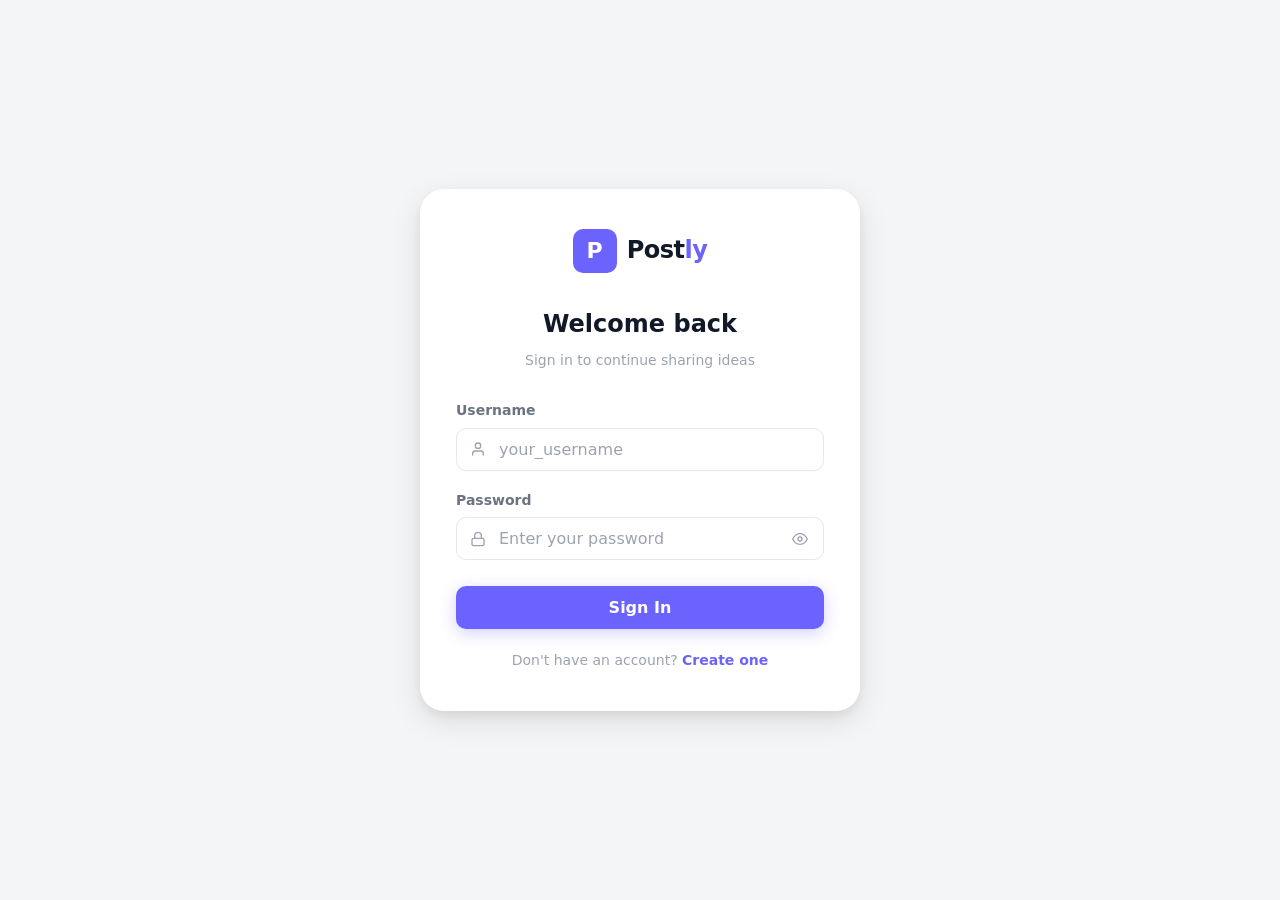
<file: postly/login.html>
﻿<!DOCTYPE html>
<html lang="en">
<head>
  <meta charset="UTF-8" />
  <meta name="viewport" content="width=device-width, initial-scale=1.0" />
  <meta name="description" content="Sign in to Postly" />
  <title>Sign In â€” Postly</title>
  <link rel="icon" type="image/svg+xml" href="favicon.svg" />
  <link rel="shortcut icon" type="image/x-icon" href="favicon.ico" />
  <link rel="stylesheet" href="css/style.css" />
  <link rel="stylesheet" href="css/components.css" />
  <link rel="stylesheet" href="css/responsive.css" />
</head>
<body class="auth-page">

  <div class="auth-card" role="main">

    <!-- Logo -->
    <div class="auth-logo">
      <div class="logo-icon">P</div>
      <div class="logo-text">Post<span>ly</span></div>
    </div>

    <h1 class="auth-title">Welcome back</h1>
    <p class="auth-subtitle">Sign in to continue sharing ideas</p>

    <!-- Error banner -->
    <div class="auth-error-banner" id="login-error" role="alert" aria-live="assertive">
      <svg xmlns="http://www.w3.org/2000/svg" width="16" height="16" viewBox="0 0 24 24" fill="none" stroke="currentColor" stroke-width="2" stroke-linecap="round" stroke-linejoin="round" aria-hidden="true"><circle cx="12" cy="12" r="10"/><line x1="15" y1="9" x2="9" y2="15"/><line x1="9" y1="9" x2="15" y2="15"/></svg>
      <span id="login-error-text"></span>
    </div>

    <form id="login-form" novalidate>

      <!-- Username -->
      <div class="auth-form-group">
        <label class="auth-label" for="login-handle">Username</label>
        <div class="auth-input-wrap">
          <span class="auth-input-icon" aria-hidden="true">
            <svg xmlns="http://www.w3.org/2000/svg" width="16" height="16" viewBox="0 0 24 24" fill="none" stroke="currentColor" stroke-width="2" stroke-linecap="round" stroke-linejoin="round"><path d="M20 21v-2a4 4 0 0 0-4-4H8a4 4 0 0 0-4 4v2"/><circle cx="12" cy="7" r="4"/></svg>
          </span>
          <input
            type="text"
            id="login-handle"
            class="auth-input"
            placeholder="your_username"
            autocomplete="username"
            autocapitalize="none"
            spellcheck="false"
            aria-required="true"
            aria-describedby="login-handle-error"
          />
        </div>
        <div class="auth-field-error" id="login-handle-error" role="alert"></div>
      </div>

      <!-- Password -->
      <div class="auth-form-group">
        <label class="auth-label" for="login-password">Password</label>
        <div class="auth-input-wrap">
          <span class="auth-input-icon" aria-hidden="true">
            <svg xmlns="http://www.w3.org/2000/svg" width="16" height="16" viewBox="0 0 24 24" fill="none" stroke="currentColor" stroke-width="2" stroke-linecap="round" stroke-linejoin="round"><rect x="3" y="11" width="18" height="11" rx="2" ry="2"/><path d="M7 11V7a5 5 0 0 1 10 0v4"/></svg>
          </span>
          <input
            type="password"
            id="login-password"
            class="auth-input"
            placeholder="Enter your password"
            autocomplete="current-password"
            aria-required="true"
            aria-describedby="login-password-error"
          />
          <button type="button" class="password-toggle" id="toggle-login-password" aria-label="Show password">
            <svg id="eye-icon" xmlns="http://www.w3.org/2000/svg" width="16" height="16" viewBox="0 0 24 24" fill="none" stroke="currentColor" stroke-width="2" stroke-linecap="round" stroke-linejoin="round" aria-hidden="true"><path d="M1 12s4-8 11-8 11 8 11 8-4 8-11 8-11-8-11-8z"/><circle cx="12" cy="12" r="3"/></svg>
          </button>
        </div>
        <div class="auth-field-error" id="login-password-error" role="alert"></div>
      </div>

      <!-- Submit -->
      <button type="submit" class="btn btn-primary auth-submit-btn" id="login-btn">
        Sign In
      </button>

    </form>

    <div class="auth-footer">
      Don't have an account? <a href="register.html">Create one</a>
    </div>

  </div>

  <!-- Scripts â€” no app.js needed on auth pages -->
  <script src="js/storage.js"></script>
  <script src="js/users.js"></script>
  <script src="js/auth.js"></script>
  <script>
    document.addEventListener('DOMContentLoaded', () => {
      initializeSampleData();
      redirectIfLoggedIn();
    });

    // Password toggle
    document.getElementById('toggle-login-password').addEventListener('click', () => {
      const input = document.getElementById('login-password');
      const eyeIcon = document.getElementById('eye-icon');
      const isHidden = input.type === 'password';
      input.type = isHidden ? 'text' : 'password';
      // Swap eye / eye-off icon
      eyeIcon.outerHTML = isHidden
        ? `<svg id="eye-icon" xmlns="http://www.w3.org/2000/svg" width="16" height="16" viewBox="0 0 24 24" fill="none" stroke="currentColor" stroke-width="2" stroke-linecap="round" stroke-linejoin="round" aria-hidden="true"><path d="M17.94 17.94A10.07 10.07 0 0 1 12 20c-7 0-11-8-11-8a18.45 18.45 0 0 1 5.06-5.94M9.9 4.24A9.12 9.12 0 0 1 12 4c7 0 11 8 11 8a18.5 18.5 0 0 1-2.16 3.19m-6.72-1.07a3 3 0 1 1-4.24-4.24"/><line x1="1" y1="1" x2="23" y2="23"/></svg>`
        : `<svg id="eye-icon" xmlns="http://www.w3.org/2000/svg" width="16" height="16" viewBox="0 0 24 24" fill="none" stroke="currentColor" stroke-width="2" stroke-linecap="round" stroke-linejoin="round" aria-hidden="true"><path d="M1 12s4-8 11-8 11 8 11 8-4 8-11 8-11-8-11-8z"/><circle cx="12" cy="12" r="3"/></svg>`;
      document.getElementById('toggle-login-password').setAttribute('aria-label', isHidden ? 'Hide password' : 'Show password');
    });

    // Form submit
    document.getElementById('login-form').addEventListener('submit', (e) => {
      e.preventDefault();

      // Clear previous errors
      clearFormError('login-handle-error');
      clearFormError('login-password-error');
      setFieldError('login-handle', false);
      setFieldError('login-password', false);
      document.getElementById('login-error').classList.remove('visible');

      const handle   = document.getElementById('login-handle').value.trim();
      const password = document.getElementById('login-password').value;

      // Basic validation
      let hasError = false;
      if (!handle) {
        showFormError('login-handle-error', 'Username is required.');
        setFieldError('login-handle', true);
        hasError = true;
      }
      if (!password) {
        showFormError('login-password-error', 'Password is required.');
        setFieldError('login-password', true);
        hasError = true;
      }
      if (hasError) return;

      // Loading state
      const btn = document.getElementById('login-btn');
      btn.textContent = 'Signing in...';
      btn.classList.add('loading');

      // Small delay to feel intentional
      setTimeout(() => {
        const result = loginUser(handle, password);

        if (result.success) {
          window.location.replace('index.html');
        } else {
          btn.textContent = 'Sign In';
          btn.classList.remove('loading');
          const banner = document.getElementById('login-error');
          document.getElementById('login-error-text').textContent = result.error;
          banner.classList.add('visible');
          // Highlight the right field
          if (result.error.includes('username') || result.error.includes('account')) {
            setFieldError('login-handle', true);
          } else {
            setFieldError('login-password', true);
          }
        }
      }, 400);
    });

    // Clear errors on input
    ['login-handle', 'login-password'].forEach(id => {
      document.getElementById(id).addEventListener('input', () => {
        clearFormError(id + '-error');
        setFieldError(id, false);
        document.getElementById('login-error').classList.remove('visible');
      });
    });
  </script>

</body>
</html>
</file>
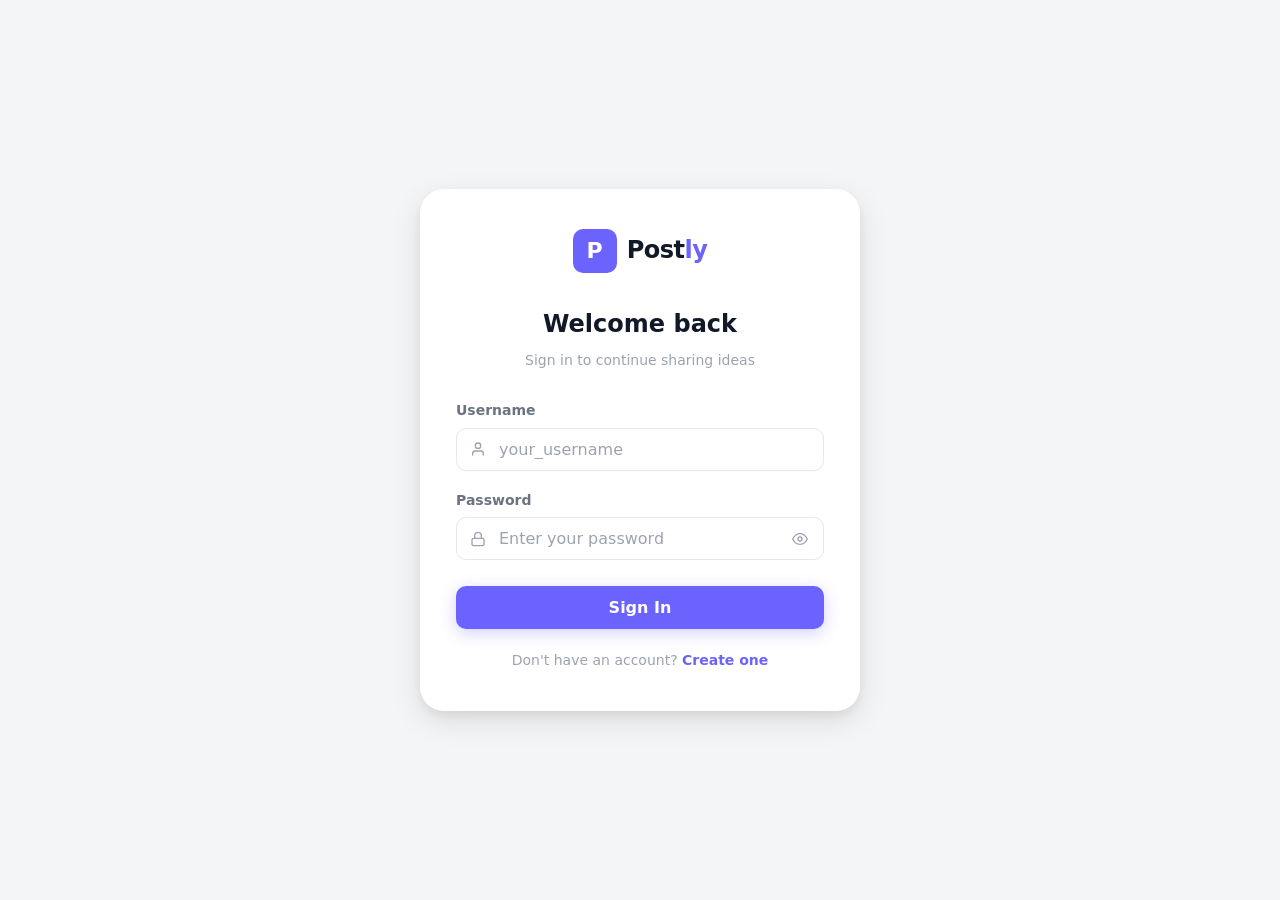
<file: postly/post.html>
﻿<!DOCTYPE html>
<html lang="en">
<head>
  <meta charset="UTF-8" />
  <meta name="viewport" content="width=device-width, initial-scale=1.0" />
  <meta name="description" content="Post â€” Postly" />
  <title>Post â€” Postly</title>
  <link rel="icon" type="image/svg+xml" href="favicon.svg" />
  <link rel="shortcut icon" type="image/x-icon" href="favicon.ico" />
  <link rel="stylesheet" href="css/style.css" />
  <link rel="stylesheet" href="css/components.css" />
  <link rel="stylesheet" href="css/responsive.css" />
  <style>
    .post-detail-page .main-content { margin-right: 0; }
    .post-detail-container { max-width: 680px; margin: 0 auto; padding-bottom: 80px; }
    .comments-section-standalone { padding: 20px 24px; }
    .comments-section-standalone h2 { font-size: 17px; font-weight: 700; margin-bottom: 16px; color: var(--color-text-primary); }
  </style>
</head>
<body class="post-detail-page">

  <!-- ===== MOBILE HEADER ===== -->
  <header class="mobile-header" role="banner">
    <button class="back-btn" onclick="window.history.back()" aria-label="Go back">
      <svg xmlns="http://www.w3.org/2000/svg" width="20" height="20" viewBox="0 0 24 24" fill="none" stroke="currentColor" stroke-width="2" stroke-linecap="round" stroke-linejoin="round" aria-hidden="true"><line x1="19" y1="12" x2="5" y2="12"/><polyline points="12 19 5 12 12 5"/></svg>
    </button>
    <div class="logo-text">Post<span>ly</span></div>
    <div class="header-avatar" id="header-avatar" aria-label="Your profile" role="button" tabindex="0"
      onclick="window.location.href='profile.html'">?</div>
  </header>

  <div class="app-wrapper">

    <!-- ===== LEFT SIDEBAR ===== -->
    <aside class="sidebar-left" aria-label="Main navigation">
      <div class="sidebar-logo" role="banner">
        <div class="logo-icon">P</div>
        <div class="logo-text">Post<span>ly</span></div>
      </div>
      <nav class="sidebar-nav" aria-label="Primary navigation">
        <button class="nav-item" onclick="window.location.href='index.html'">
          <span class="nav-icon" aria-hidden="true"><svg xmlns="http://www.w3.org/2000/svg" width="20" height="20" viewBox="0 0 24 24" fill="none" stroke="currentColor" stroke-width="2" stroke-linecap="round" stroke-linejoin="round"><path d="M3 9l9-7 9 7v11a2 2 0 0 1-2 2H5a2 2 0 0 1-2-2z"/><polyline points="9 22 9 12 15 12 15 22"/></svg></span>
          <span>Home</span>
        </button>
        <button class="nav-item">
          <span class="nav-icon" aria-hidden="true"><svg xmlns="http://www.w3.org/2000/svg" width="20" height="20" viewBox="0 0 24 24" fill="none" stroke="currentColor" stroke-width="2" stroke-linecap="round" stroke-linejoin="round"><circle cx="11" cy="11" r="8"/><line x1="21" y1="21" x2="16.65" y2="16.65"/></svg></span>
          <span>Explore</span>
        </button>
        <button class="nav-item">
          <span class="nav-icon" aria-hidden="true"><svg xmlns="http://www.w3.org/2000/svg" width="20" height="20" viewBox="0 0 24 24" fill="none" stroke="currentColor" stroke-width="2" stroke-linecap="round" stroke-linejoin="round"><path d="M18 8A6 6 0 0 0 6 8c0 7-3 9-3 9h18s-3-2-3-9"/><path d="M13.73 21a2 2 0 0 1-3.46 0"/></svg></span>
          <span>Notifications</span>
        </button>
        <button class="nav-item" onclick="window.location.href='create.html'">
          <span class="nav-icon" aria-hidden="true"><svg xmlns="http://www.w3.org/2000/svg" width="20" height="20" viewBox="0 0 24 24" fill="none" stroke="currentColor" stroke-width="2" stroke-linecap="round" stroke-linejoin="round"><path d="M11 4H4a2 2 0 0 0-2 2v14a2 2 0 0 0 2 2h14a2 2 0 0 0 2-2v-7"/><path d="M18.5 2.5a2.121 2.121 0 0 1 3 3L12 15l-4 1 1-4 9.5-9.5z"/></svg></span>
          <span>Create Post</span>
        </button>        <button class="nav-item" onclick="window.location.href='profile.html'">
          <span class="nav-icon" aria-hidden="true"><svg xmlns="http://www.w3.org/2000/svg" width="20" height="20" viewBox="0 0 24 24" fill="none" stroke="currentColor" stroke-width="2" stroke-linecap="round" stroke-linejoin="round"><path d="M20 21v-2a4 4 0 0 0-4-4H8a4 4 0 0 0-4 4v2"/><circle cx="12" cy="7" r="4"/></svg></span>
          <span>Profile</span>
        </button>
      </nav>
      <div class="sidebar-user" onclick="window.location.href='profile.html'" role="button" tabindex="0">
        <div class="user-avatar" id="sidebar-user-avatar">?</div>
        <div class="sidebar-user-info">
          <div class="sidebar-user-name" id="sidebar-user-name">Loading...</div>
          <div class="sidebar-user-handle" id="sidebar-user-handle">@user</div>
        </div>
      </div>

      <button class="sidebar-logout-btn" onclick="logout()" aria-label="Sign out">
        <svg xmlns="http://www.w3.org/2000/svg" width="18" height="18" viewBox="0 0 24 24" fill="none" stroke="currentColor" stroke-width="2" stroke-linecap="round" stroke-linejoin="round" aria-hidden="true"><path d="M9 21H5a2 2 0 0 1-2-2V5a2 2 0 0 1 2-2h4"/><polyline points="16 17 21 12 16 7"/><line x1="21" y1="12" x2="9" y2="12"/></svg>
        Sign Out
      </button>
    </aside>

    <!-- ===== MAIN CONTENT ===== -->
    <main class="main-content" id="main-content" role="main" style="margin-right:0">

      <div class="page-header">
        <button class="back-btn" onclick="window.history.back()" aria-label="Go back">
          <svg xmlns="http://www.w3.org/2000/svg" width="20" height="20" viewBox="0 0 24 24" fill="none" stroke="currentColor" stroke-width="2" stroke-linecap="round" stroke-linejoin="round" aria-hidden="true"><line x1="19" y1="12" x2="5" y2="12"/><polyline points="12 19 5 12 12 5"/></svg>
        </button>
        <div class="page-header-info"><h1>Post</h1></div>
      </div>

      <div class="post-detail-container">
        <div id="post-detail-content">
          <div class="spinner" role="status" aria-label="Loading post"></div>
        </div>
      </div>

    </main>
  </div>

  <!-- ===== BOTTOM NAV ===== -->
  <nav class="bottom-nav" aria-label="Mobile navigation">
    <div class="bottom-nav-items">
      <a class="bottom-nav-item" href="index.html" aria-label="Home">
        <span class="nav-icon" aria-hidden="true"><svg xmlns="http://www.w3.org/2000/svg" width="22" height="22" viewBox="0 0 24 24" fill="none" stroke="currentColor" stroke-width="2" stroke-linecap="round" stroke-linejoin="round"><path d="M3 9l9-7 9 7v11a2 2 0 0 1-2 2H5a2 2 0 0 1-2-2z"/><polyline points="9 22 9 12 15 12 15 22"/></svg></span>
        <span>Home</span>
      </a>
      <a class="bottom-nav-item" href="index.html" aria-label="Explore">
        <span class="nav-icon" aria-hidden="true"><svg xmlns="http://www.w3.org/2000/svg" width="22" height="22" viewBox="0 0 24 24" fill="none" stroke="currentColor" stroke-width="2" stroke-linecap="round" stroke-linejoin="round"><circle cx="11" cy="11" r="8"/><line x1="21" y1="21" x2="16.65" y2="16.65"/></svg></span>
        <span>Explore</span>
      </a>
      <a class="bottom-nav-item create-btn-mobile" href="create.html" aria-label="Create">
        <svg xmlns="http://www.w3.org/2000/svg" width="22" height="22" viewBox="0 0 24 24" fill="none" stroke="currentColor" stroke-width="2" stroke-linecap="round" stroke-linejoin="round" aria-hidden="true"><line x1="12" y1="5" x2="12" y2="19"/><line x1="5" y1="12" x2="19" y2="12"/></svg>
      </a>
      <a class="bottom-nav-item" href="profile.html" aria-label="Profile">
        <span class="nav-icon" aria-hidden="true"><svg xmlns="http://www.w3.org/2000/svg" width="22" height="22" viewBox="0 0 24 24" fill="none" stroke="currentColor" stroke-width="2" stroke-linecap="round" stroke-linejoin="round"><path d="M20 21v-2a4 4 0 0 0-4-4H8a4 4 0 0 0-4 4v2"/><circle cx="12" cy="7" r="4"/></svg></span>
        <span>Profile</span>
      </a>
      <a class="bottom-nav-item" href="#" aria-label="Notifications" onclick="event.preventDefault();">
        <span class="nav-icon" aria-hidden="true"><svg xmlns="http://www.w3.org/2000/svg" width="22" height="22" viewBox="0 0 24 24" fill="none" stroke="currentColor" stroke-width="2" stroke-linecap="round" stroke-linejoin="round"><path d="M18 8A6 6 0 0 0 6 8c0 7-3 9-3 9h18s-3-2-3-9"/><path d="M13.73 21a2 2 0 0 1-3.46 0"/></svg></span>
        <span>Alerts</span>
      </a>
    </div>
  </nav>

  <div id="toast-container" class="toast-container" role="region" aria-live="assertive"></div>

  <script src="js/storage.js"></script>
  <script src="js/icons.js"></script>
  <script src="js/users.js"></script>
  <script src="js/auth.js"></script>
  <script src="js/ui.js"></script>
  <script src="js/posts.js"></script>
  <script src="js/comments.js"></script>
  <script>
    // Auth guard
    requireAuth();

    document.addEventListener('DOMContentLoaded', () => {
      initializeSampleData();
      const currentUser = getCurrentUser();
      setupSidebarUser(currentUser);
      const params = new URLSearchParams(window.location.search);
      const postId = params.get('id');
      if (!postId) { showError('No post ID provided.'); return; }
      const post = getPostById(postId);
      if (!post) { showError('Post not found. It may have been deleted.'); return; }
      renderPostDetail(post, currentUser);
    });

    function setupSidebarUser(user) {
      if (!user) return;
      const color = user.avatarColor || getAvatarColor(user.id);
      const initials = getInitials(user.displayName);
      document.getElementById('header-avatar').textContent = initials;
      document.getElementById('header-avatar').style.background = color;
      const sav = document.getElementById('sidebar-user-avatar');
      if (sav) { sav.textContent = initials; sav.style.background = color; }
      const sn = document.getElementById('sidebar-user-name');
      if (sn) sn.textContent = user.displayName;
      const sh = document.getElementById('sidebar-user-handle');
      if (sh) sh.textContent = '@' + user.handle;
    }

    function showError(msg) {
      document.getElementById('post-detail-content').innerHTML = `
        <div class="empty-state" style="padding:80px 20px">
          <div class="empty-state-icon">${icon('xCircle', {size:48})}</div>
          <h3>Post Not Found</h3>
          <p>${escapeHtml(msg)}</p>
          <a href="index.html" class="btn btn-primary" style="margin-top:16px">
            ${icon('arrowLeft', {size:14})} Back to Feed
          </a>
        </div>`;
    }

    function renderPostDetail(post, currentUser) {
      const author = getUserById(post.authorId);
      if (!author) { showError('Author not found.'); return; }

      const container = document.getElementById('post-detail-content');
      const color = author.avatarColor || getAvatarColor(author.id);
      const initials = getInitials(author.displayName);
      const liked = currentUser ? hasLiked(post.id, currentUser.id) : false;
      const reposted = currentUser ? hasReposted(post.id, currentUser.id) : false;
      const isOwn = currentUser && post.authorId === currentUser.id;
      const commentCount = getCommentsByPost(post.id).length;
      const cuColor = currentUser ? (currentUser.avatarColor || getAvatarColor(currentUser.id)) : '#6c63ff';
      const cuInitials = currentUser ? getInitials(currentUser.displayName) : '?';

      document.title = `${author.displayName} on Postly`;

      const tagsHTML = post.tags && post.tags.length
        ? `<div class="post-tags" style="margin-top:12px">${post.tags.map(t =>
            `<a href="index.html?search=${encodeURIComponent(t.replace('#',''))}" class="post-tag" style="margin-right:6px">${escapeHtml(t)}</a>`
          ).join('')}</div>`
        : '';

      const postImageHTML = post.image
        ? `<div class="post-image" style="margin:16px 0"><img src="${post.image}" alt="Post image" style="width:100%;max-height:500px;object-fit:cover;border-radius:12px" onerror="this.parentElement.style.display='none'"></div>`
        : '';

      container.innerHTML = `
        <article class="post-detail-card" aria-label="Post by ${escapeHtml(author.displayName)}">

          <div class="post-header" style="margin-bottom:16px">
            <div class="post-author">
              <a href="profile.html?user=${author.id}" class="post-avatar"
                style="background:${color};width:50px;height:50px;border-radius:50%;display:flex;align-items:center;justify-content:center;color:white;font-weight:700;font-size:18px;text-decoration:none"
                aria-label="${escapeHtml(author.displayName)}">${initials}</a>
              <div class="post-author-info" style="margin-left:12px">
                <a href="profile.html?user=${author.id}" style="font-size:17px;font-weight:700;color:var(--color-text-primary);text-decoration:none">${escapeHtml(author.displayName)}</a>
                <div style="font-size:13px;color:var(--color-text-muted)">@${escapeHtml(author.handle)}</div>
              </div>
            </div>
            ${isOwn ? `<div style="position:relative"><button class="post-menu-btn" id="detail-menu-btn" aria-label="Post options">${icon('moreHorizontal')}</button></div>` : ''}
          </div>

          <div class="post-detail-content">
            <p style="font-size:18px;line-height:1.7;color:var(--color-text-primary);white-space:pre-wrap;word-break:break-word">${escapeHtml(post.content)}</p>
            ${tagsHTML}
            ${postImageHTML}
          </div>

          <div class="post-detail-meta" style="margin-top:16px;display:flex;align-items:center;gap:6px">
            ${icon('clock')} ${formatFullDate(post.createdAt)}
            ${post.editedAt ? ` &middot; <em>Edited ${formatTime(post.editedAt)}</em>` : ''}
          </div>

          <div class="post-detail-stats">
            <div class="post-detail-stat"><strong id="detail-stat-likes">${formatCount(post.likes)}</strong> Likes</div>
            <div class="post-detail-stat"><strong id="comment-count-display">${commentCount}</strong> Comments</div>
            <div class="post-detail-stat"><strong>${formatCount(post.reposts)}</strong> Reposts</div>
          </div>

          <div class="post-actions" style="margin-top:4px">
            <button class="action-btn like-btn ${liked ? 'liked' : ''}" id="detail-like-btn"
              aria-label="${liked ? 'Unlike' : 'Like'} post" aria-pressed="${liked}">
              <span class="action-icon" id="detail-like-icon">${liked ? icon('heartFilled') : icon('heart')}</span>
              <span id="detail-like-count">${formatCount(post.likes)}</span>
            </button>
            <button class="action-btn comment-btn" id="detail-comment-btn" aria-label="Comment on post">
              <span class="action-icon">${icon('messageCircle')}</span>
              <span>Comment</span>
            </button>
            <button class="action-btn repost-btn ${reposted ? 'reposted' : ''}" id="detail-repost-btn"
              aria-label="Repost" aria-pressed="${reposted}">
              <span class="action-icon">${icon('repeat')}</span>
              <span>Repost</span>
            </button>
            <button class="action-btn share-btn" id="detail-share-btn" aria-label="Share post">
              <span class="action-icon">${icon('share')}</span>
              <span>Share</span>
            </button>
          </div>
        </article>

        <section class="comments-section-standalone" aria-label="Comments">
          <h2>Comments</h2>
          <div class="comment-input-wrap" style="margin-bottom:20px">
            <div style="width:40px;height:40px;border-radius:50%;background:${cuColor};display:flex;align-items:center;justify-content:center;color:white;font-weight:700;font-size:14px;flex-shrink:0">${cuInitials}</div>
            <textarea class="comment-input" id="detail-comment-input"
              placeholder="Share your thoughts..." maxlength="280" rows="2" aria-label="Write a comment"></textarea>
            <button class="comment-submit-btn" id="detail-comment-submit" aria-label="Post comment">
              ${icon('send')}
            </button>
          </div>
          <div id="comments-list-detail"></div>
        </section>
      `;

      // Like
      document.getElementById('detail-like-btn').addEventListener('click', () => {
        if (!currentUser) { showToast('Log in to like posts', 'warning'); return; }
        const nowLiked = toggleLike(post.id, currentUser.id);
        const posts = getPosts();
        const lp = posts.find(p => p.id === post.id);
        if (lp) {
          lp.likes = nowLiked ? lp.likes + 1 : Math.max(0, lp.likes - 1);
          savePosts(posts);
          document.getElementById('detail-like-count').textContent = formatCount(lp.likes);
          const statLikes = document.getElementById('detail-stat-likes');
          if (statLikes) statLikes.textContent = formatCount(lp.likes);
        }
        const likeIcon = document.getElementById('detail-like-icon');
        likeIcon.innerHTML = nowLiked ? icon('heartFilled') : icon('heart');
        document.getElementById('detail-like-btn').classList.toggle('liked', nowLiked);
        document.getElementById('detail-like-btn').setAttribute('aria-pressed', nowLiked);
        showToast(nowLiked ? 'Post liked' : 'Post unliked', nowLiked ? 'success' : 'info', 2000);
      });

      document.getElementById('detail-comment-btn').addEventListener('click', () => {
        document.getElementById('detail-comment-input').focus();
        document.getElementById('detail-comment-input').scrollIntoView({ behavior: 'smooth', block: 'center' });
      });

      document.getElementById('detail-repost-btn').addEventListener('click', () => {
        if (!currentUser) { showToast('Log in to repost', 'warning'); return; }
        openRepostModal(post, currentUser);
      });

      document.getElementById('detail-share-btn').addEventListener('click', () => {
        openShareModal(post);
      });

      if (isOwn) {
        document.getElementById('detail-menu-btn').addEventListener('click', (e) => {
          e.stopPropagation();
          openDropdown(document.getElementById('detail-menu-btn'), [
            { icon: icon('pencil'), label: 'Edit post', action: () => window.location.href = `create.html?edit=${post.id}` },
            { icon: icon('trash'), label: 'Delete post', danger: true, action: () => {
              if (confirm('Delete this post?')) {
                deletePost(post.id);
                showToast('Post deleted', 'info');
                setTimeout(() => window.location.href = 'index.html', 1000);
              }
            }},
          ]);
        });
      }

      const commentsListEl = document.getElementById('comments-list-detail');
      renderCommentsSection(post.id, commentsListEl, currentUser);
      setupDetailCommentInput(
        post.id,
        document.getElementById('detail-comment-input'),
        document.getElementById('detail-comment-submit'),
        commentsListEl,
        currentUser
      );
    }
  </script>

</body>
</html>
</file>
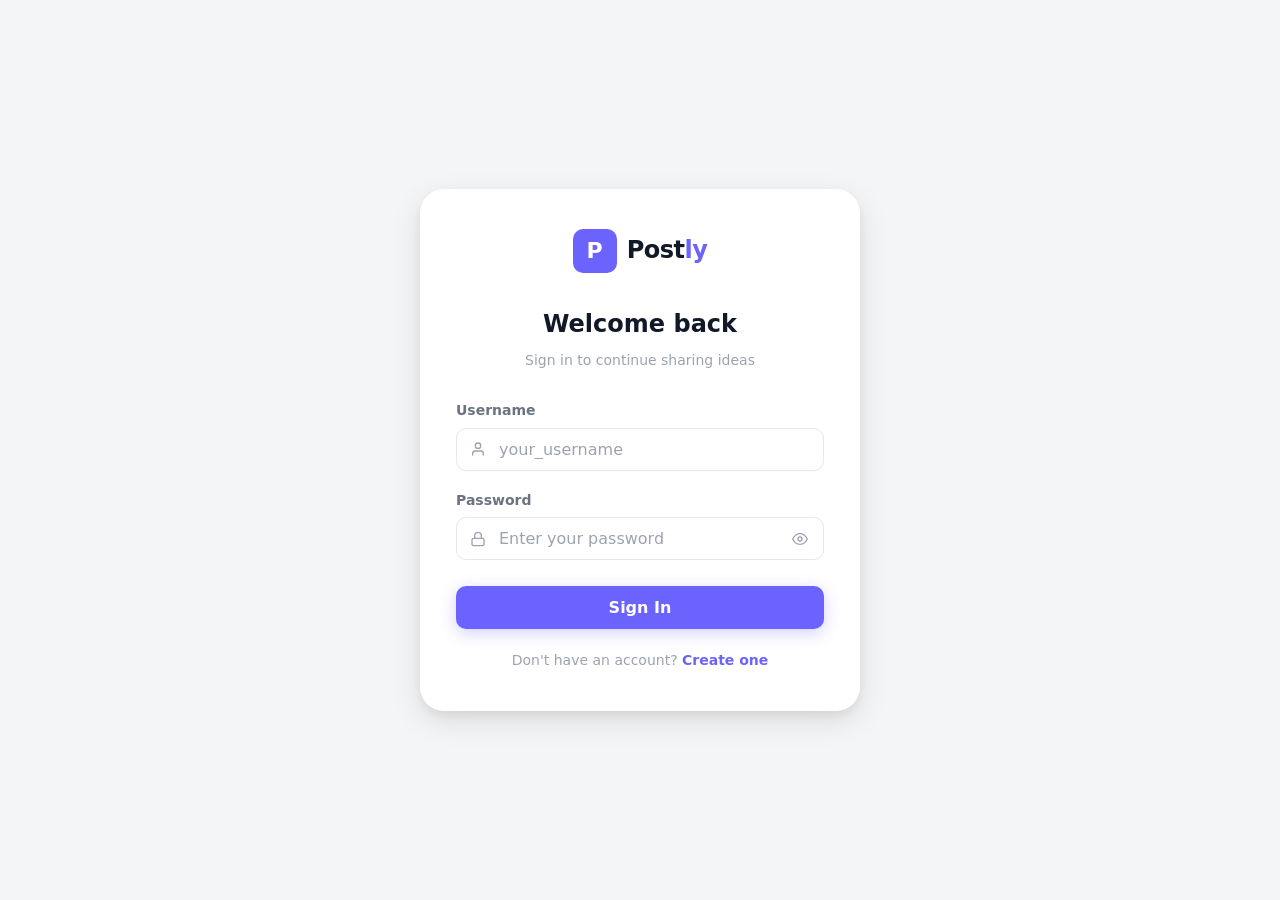
<file: postly/profile.html>
﻿<!DOCTYPE html>
<html lang="en">
<head>
  <meta charset="UTF-8" />
  <meta name="viewport" content="width=device-width, initial-scale=1.0" />
  <meta name="description" content="User Profile â€” Postly" />
  <title>Profile â€” Postly</title>
  <link rel="icon" type="image/svg+xml" href="favicon.svg" />
  <link rel="shortcut icon" type="image/x-icon" href="favicon.ico" />
  <link rel="stylesheet" href="css/style.css" />
  <link rel="stylesheet" href="css/components.css" />
  <link rel="stylesheet" href="css/responsive.css" />
  <style>
    .profile-page .main-content { margin-right: 0; }
    .profile-content { max-width: 680px; margin: 0 auto; padding-bottom: 80px; }
  </style>
</head>
<body class="profile-page">

  <!-- ===== MOBILE HEADER ===== -->
  <header class="mobile-header" role="banner">
    <button class="back-btn" onclick="window.history.back()" aria-label="Go back">
      <svg xmlns="http://www.w3.org/2000/svg" width="20" height="20" viewBox="0 0 24 24" fill="none" stroke="currentColor" stroke-width="2" stroke-linecap="round" stroke-linejoin="round" aria-hidden="true"><line x1="19" y1="12" x2="5" y2="12"/><polyline points="12 19 5 12 12 5"/></svg>
    </button>
    <div class="logo-text">Post<span>ly</span></div>
    <div class="header-avatar" id="header-avatar" aria-label="Your profile" role="button" tabindex="0"
      onclick="window.location.href='profile.html'">?</div>
  </header>

  <div class="app-wrapper">

    <!-- ===== LEFT SIDEBAR ===== -->
    <aside class="sidebar-left" aria-label="Main navigation">
      <div class="sidebar-logo" role="banner">
        <div class="logo-icon">P</div>
        <div class="logo-text">Post<span>ly</span></div>
      </div>
      <nav class="sidebar-nav" aria-label="Primary navigation">
        <button class="nav-item" onclick="window.location.href='index.html'">
          <span class="nav-icon" aria-hidden="true"><svg xmlns="http://www.w3.org/2000/svg" width="20" height="20" viewBox="0 0 24 24" fill="none" stroke="currentColor" stroke-width="2" stroke-linecap="round" stroke-linejoin="round"><path d="M3 9l9-7 9 7v11a2 2 0 0 1-2 2H5a2 2 0 0 1-2-2z"/><polyline points="9 22 9 12 15 12 15 22"/></svg></span>
          <span>Home</span>
        </button>
        <button class="nav-item">
          <span class="nav-icon" aria-hidden="true"><svg xmlns="http://www.w3.org/2000/svg" width="20" height="20" viewBox="0 0 24 24" fill="none" stroke="currentColor" stroke-width="2" stroke-linecap="round" stroke-linejoin="round"><circle cx="11" cy="11" r="8"/><line x1="21" y1="21" x2="16.65" y2="16.65"/></svg></span>
          <span>Explore</span>
        </button>
        <button class="nav-item">
          <span class="nav-icon" aria-hidden="true"><svg xmlns="http://www.w3.org/2000/svg" width="20" height="20" viewBox="0 0 24 24" fill="none" stroke="currentColor" stroke-width="2" stroke-linecap="round" stroke-linejoin="round"><path d="M18 8A6 6 0 0 0 6 8c0 7-3 9-3 9h18s-3-2-3-9"/><path d="M13.73 21a2 2 0 0 1-3.46 0"/></svg></span>
          <span>Notifications</span>
        </button>
        <button class="nav-item" onclick="window.location.href='create.html'">
          <span class="nav-icon" aria-hidden="true"><svg xmlns="http://www.w3.org/2000/svg" width="20" height="20" viewBox="0 0 24 24" fill="none" stroke="currentColor" stroke-width="2" stroke-linecap="round" stroke-linejoin="round"><path d="M11 4H4a2 2 0 0 0-2 2v14a2 2 0 0 0 2 2h14a2 2 0 0 0 2-2v-7"/><path d="M18.5 2.5a2.121 2.121 0 0 1 3 3L12 15l-4 1 1-4 9.5-9.5z"/></svg></span>
          <span>Create Post</span>
        </button>
        <button class="nav-item active" aria-current="page">
          <span class="nav-icon" aria-hidden="true"><svg xmlns="http://www.w3.org/2000/svg" width="20" height="20" viewBox="0 0 24 24" fill="none" stroke="currentColor" stroke-width="2" stroke-linecap="round" stroke-linejoin="round"><path d="M20 21v-2a4 4 0 0 0-4-4H8a4 4 0 0 0-4 4v2"/><circle cx="12" cy="7" r="4"/></svg></span>
          <span>Profile</span>
        </button>
      </nav>
      <div class="sidebar-user" onclick="window.location.href='profile.html'" role="button" tabindex="0">
        <div class="user-avatar" id="sidebar-user-avatar">?</div>
        <div class="sidebar-user-info">
          <div class="sidebar-user-name" id="sidebar-user-name">Loading...</div>
          <div class="sidebar-user-handle" id="sidebar-user-handle">@user</div>
        </div>
      </div>

      <button class="sidebar-logout-btn" onclick="logout()" aria-label="Sign out">
        <svg xmlns="http://www.w3.org/2000/svg" width="18" height="18" viewBox="0 0 24 24" fill="none" stroke="currentColor" stroke-width="2" stroke-linecap="round" stroke-linejoin="round" aria-hidden="true"><path d="M9 21H5a2 2 0 0 1-2-2V5a2 2 0 0 1 2-2h4"/><polyline points="16 17 21 12 16 7"/><line x1="21" y1="12" x2="9" y2="12"/></svg>
        Sign Out
      </button>
    </aside>

    <!-- ===== MAIN CONTENT ===== -->
    <main class="main-content" id="main-content" role="main" style="margin-right:0">

      <div class="profile-banner" id="profile-banner" role="img" aria-label="Profile banner"></div>

      <div class="profile-content">

        <section class="profile-info-section" aria-label="Profile information">
          <div style="display:flex;align-items:flex-end;justify-content:space-between">
            <div class="profile-avatar-wrap">
              <div class="profile-avatar" id="profile-avatar" aria-label="Profile picture">?</div>
            </div>
            <div id="profile-action-btns" style="display:flex;gap:8px;margin-bottom:8px"></div>
          </div>
          <h1 class="profile-name" id="profile-display-name">Loading...</h1>
          <div class="profile-handle" id="profile-handle">@user</div>
          <p class="profile-bio" id="profile-bio"></p>
          <div class="profile-stats" role="list">
            <div class="profile-stat" role="listitem">
              <span class="profile-stat-value" id="stat-posts">0</span>
              <span class="profile-stat-label">Posts</span>
            </div>
            <div class="profile-stat" role="listitem">
              <span class="profile-stat-value" id="stat-followers">0</span>
              <span class="profile-stat-label">Followers</span>
            </div>
            <div class="profile-stat" role="listitem">
              <span class="profile-stat-value" id="stat-following">0</span>
              <span class="profile-stat-label">Following</span>
            </div>
            <div class="profile-stat" role="listitem">
              <span class="profile-stat-value" id="stat-likes">0</span>
              <span class="profile-stat-label">Likes</span>
            </div>
          </div>
        </section>

        <div class="profile-tabs" role="tablist" aria-label="Profile sections" id="profile-tabs-bar">
          <button class="profile-tab active" role="tab" aria-selected="true" aria-controls="tab-posts" id="tab-btn-posts" data-tab="posts">Posts</button>
          <button class="profile-tab" role="tab" aria-selected="false" aria-controls="tab-reposts" id="tab-btn-reposts" data-tab="reposts">Reposts</button>
          <button class="profile-tab" role="tab" aria-selected="false" aria-controls="tab-likes" id="tab-btn-likes" data-tab="likes">Likes</button>
        </div>

        <div id="profile-feed" role="tabpanel" aria-labelledby="tab-btn-posts">
          <div class="spinner" role="status" aria-label="Loading"></div>
        </div>

      </div>
    </main>

  </div>

  <!-- ===== BOTTOM NAV ===== -->
  <nav class="bottom-nav" aria-label="Mobile navigation">
    <div class="bottom-nav-items">
      <a class="bottom-nav-item" href="index.html" aria-label="Home">
        <span class="nav-icon" aria-hidden="true"><svg xmlns="http://www.w3.org/2000/svg" width="22" height="22" viewBox="0 0 24 24" fill="none" stroke="currentColor" stroke-width="2" stroke-linecap="round" stroke-linejoin="round"><path d="M3 9l9-7 9 7v11a2 2 0 0 1-2 2H5a2 2 0 0 1-2-2z"/><polyline points="9 22 9 12 15 12 15 22"/></svg></span>
        <span>Home</span>
      </a>
      <a class="bottom-nav-item" href="index.html" aria-label="Explore">
        <span class="nav-icon" aria-hidden="true"><svg xmlns="http://www.w3.org/2000/svg" width="22" height="22" viewBox="0 0 24 24" fill="none" stroke="currentColor" stroke-width="2" stroke-linecap="round" stroke-linejoin="round"><circle cx="11" cy="11" r="8"/><line x1="21" y1="21" x2="16.65" y2="16.65"/></svg></span>
        <span>Explore</span>
      </a>
      <a class="bottom-nav-item create-btn-mobile" href="create.html" aria-label="Create">
        <svg xmlns="http://www.w3.org/2000/svg" width="22" height="22" viewBox="0 0 24 24" fill="none" stroke="currentColor" stroke-width="2" stroke-linecap="round" stroke-linejoin="round" aria-hidden="true"><line x1="12" y1="5" x2="12" y2="19"/><line x1="5" y1="12" x2="19" y2="12"/></svg>
      </a>
      <a class="bottom-nav-item active" href="profile.html" aria-label="Profile" aria-current="page">
        <span class="nav-icon" aria-hidden="true"><svg xmlns="http://www.w3.org/2000/svg" width="22" height="22" viewBox="0 0 24 24" fill="none" stroke="currentColor" stroke-width="2" stroke-linecap="round" stroke-linejoin="round"><path d="M20 21v-2a4 4 0 0 0-4-4H8a4 4 0 0 0-4 4v2"/><circle cx="12" cy="7" r="4"/></svg></span>
        <span>Profile</span>
      </a>
      <a class="bottom-nav-item" href="#" aria-label="Notifications" onclick="event.preventDefault();">
        <span class="nav-icon" aria-hidden="true"><svg xmlns="http://www.w3.org/2000/svg" width="22" height="22" viewBox="0 0 24 24" fill="none" stroke="currentColor" stroke-width="2" stroke-linecap="round" stroke-linejoin="round"><path d="M18 8A6 6 0 0 0 6 8c0 7-3 9-3 9h18s-3-2-3-9"/><path d="M13.73 21a2 2 0 0 1-3.46 0"/></svg></span>
        <span>Alerts</span>
      </a>
    </div>
  </nav>

  <div id="toast-container" class="toast-container" role="region" aria-live="assertive"></div>

  <script src="js/storage.js"></script>
  <script src="js/icons.js"></script>
  <script src="js/users.js"></script>
  <script src="js/auth.js"></script>
  <script src="js/ui.js"></script>
  <script src="js/posts.js"></script>
  <script src="js/comments.js"></script>
  <script>
    // Auth guard
    requireAuth();

    let profileUser = null;
    let currentUser = null;

    document.addEventListener('DOMContentLoaded', () => {
      initializeSampleData();
      currentUser = getCurrentUser();
      const params = new URLSearchParams(window.location.search);
      const userId = params.get('user');
      profileUser = userId ? getUserById(userId) : currentUser;

      if (!profileUser) {
        document.getElementById('profile-feed').innerHTML = `
          <div class="empty-state">
            <div class="empty-state-icon">${icon('alertTriangle')}</div>
            <h3>User not found</h3>
            <p>This profile doesn't exist or may have been removed.</p>
          </div>`;
        return;
      }
      renderProfile();
      setupTabs();
      loadPostsTab();
    });

    function renderProfile() {
      const color = profileUser.avatarColor || getAvatarColor(profileUser.id);
      const initials = getInitials(profileUser.displayName);
      const isOwnProfile = currentUser && profileUser.id === currentUser.id;

      document.title = `${profileUser.displayName} â€” Postly`;
      document.getElementById('profile-banner').style.background =
        `linear-gradient(135deg, ${color} 0%, #a78bfa 100%)`;

      const avatarEl = document.getElementById('profile-avatar');
      avatarEl.textContent = initials;
      avatarEl.style.background = color;

      document.getElementById('profile-display-name').textContent = profileUser.displayName;
      document.getElementById('profile-handle').textContent = `@${profileUser.handle}`;
      document.getElementById('profile-bio').textContent = profileUser.bio || '';

      const allPosts = getPosts();
      const userPosts = allPosts.filter(p => p.authorId === profileUser.id && !p.isRepost);
      const totalLikes = userPosts.reduce((sum, p) => sum + (p.likes || 0), 0);

      document.getElementById('stat-posts').textContent = userPosts.length;
      document.getElementById('stat-followers').textContent = profileUser.followers || 0;
      document.getElementById('stat-following').textContent = profileUser.following || 0;
      document.getElementById('stat-likes').textContent = totalLikes;

      const actionContainer = document.getElementById('profile-action-btns');
      if (isOwnProfile) {
        actionContainer.innerHTML = `
          <button class="btn btn-outline" onclick="window.location.href='create.html'" aria-label="Create new post">
            ${icon('edit', {size: 14})} New Post
          </button>`;
      } else {
        const following = currentUser ? isFollowing(currentUser.id, profileUser.id) : false;
        actionContainer.innerHTML = `
          <button class="btn ${following ? 'btn-outline' : 'btn-primary'}" id="follow-profile-btn"
            aria-label="${following ? 'Unfollow' : 'Follow'} ${escapeHtml(profileUser.displayName)}">
            ${following
              ? `${icon('check', {size: 14})} Following`
              : `${icon('plusCircle', {size: 14})} Follow`}
          </button>`;
        document.getElementById('follow-profile-btn').addEventListener('click', () => {
          if (!currentUser) { showToast('Log in to follow', 'warning'); return; }
          const nowFollowing = toggleFollow(currentUser.id, profileUser.id);
          const btn = document.getElementById('follow-profile-btn');
          btn.innerHTML = nowFollowing
            ? `${icon('check', {size: 14})} Following`
            : `${icon('plusCircle', {size: 14})} Follow`;
          btn.className = `btn ${nowFollowing ? 'btn-outline' : 'btn-primary'}`;
          showToast(nowFollowing ? 'Now following!' : 'Unfollowed', nowFollowing ? 'success' : 'info', 2000);
        });
      }

      if (currentUser) {
        const cuColor = currentUser.avatarColor || getAvatarColor(currentUser.id);
        const cuInitials = getInitials(currentUser.displayName);
        document.getElementById('header-avatar').textContent = cuInitials;
        document.getElementById('header-avatar').style.background = cuColor;
        const sav = document.getElementById('sidebar-user-avatar');
        if (sav) { sav.textContent = cuInitials; sav.style.background = cuColor; }
        const sn = document.getElementById('sidebar-user-name');
        if (sn) sn.textContent = currentUser.displayName;
        const sh = document.getElementById('sidebar-user-handle');
        if (sh) sh.textContent = '@' + currentUser.handle;
      }
    }

    function setupTabs() {
      document.querySelectorAll('.profile-tab').forEach(tab => {
        tab.addEventListener('click', () => {
          document.querySelectorAll('.profile-tab').forEach(t => {
            t.classList.remove('active');
            t.setAttribute('aria-selected', 'false');
          });
          tab.classList.add('active');
          tab.setAttribute('aria-selected', 'true');
          switch (tab.dataset.tab) {
            case 'posts': loadPostsTab(); break;
            case 'reposts': loadRepostsTab(); break;
            case 'likes': loadLikesTab(); break;
          }
        });
      });
    }

    function loadPostsTab() {
      const feedEl = document.getElementById('profile-feed');
      const posts = getPosts()
        .filter(p => p.authorId === profileUser.id && !p.isRepost)
        .sort((a, b) => new Date(b.createdAt) - new Date(a.createdAt));
      if (posts.length === 0) {
        feedEl.innerHTML = `
          <div class="empty-state" style="padding:60px 20px">
            <div class="empty-state-icon">${icon('fileText')}</div>
            <h3>No posts yet</h3>
            <p>${currentUser && profileUser.id === currentUser.id
              ? "You haven't created any posts yet. Share your first idea!"
              : `${escapeHtml(profileUser.displayName)} hasn't posted yet.`}</p>
            ${currentUser && profileUser.id === currentUser.id
              ? `<a href="create.html" class="btn btn-primary" style="margin-top:16px">Create Post</a>`
              : ''}
          </div>`;
        return;
      }
      feedEl.innerHTML = '';
      posts.forEach(post => { const card = buildPostCard(post, currentUser); if (card) feedEl.appendChild(card); });
    }

    function loadRepostsTab() {
      const feedEl = document.getElementById('profile-feed');
      const reposts = getPosts()
        .filter(p => p.authorId === profileUser.id && p.isRepost)
        .sort((a, b) => new Date(b.createdAt) - new Date(a.createdAt));
      if (reposts.length === 0) {
        feedEl.innerHTML = `
          <div class="empty-state" style="padding:60px 20px">
            <div class="empty-state-icon">${icon('repeat', {size: 40})}</div>
            <h3>No reposts yet</h3>
            <p>Reposted content will appear here.</p>
          </div>`;
        return;
      }
      feedEl.innerHTML = '';
      reposts.forEach(post => { const card = buildPostCard(post, currentUser); if (card) feedEl.appendChild(card); });
    }

    function loadLikesTab() {
      const feedEl = document.getElementById('profile-feed');
      const likes = getLikes();
      const likedPostIds = Object.keys(likes).filter(pid => (likes[pid] || []).includes(profileUser.id));
      const likedPosts = getPosts()
        .filter(p => likedPostIds.includes(p.id))
        .sort((a, b) => new Date(b.createdAt) - new Date(a.createdAt));
      if (likedPosts.length === 0) {
        feedEl.innerHTML = `
          <div class="empty-state" style="padding:60px 20px">
            <div class="empty-state-icon">${icon('heartEmpty')}</div>
            <h3>No liked posts yet</h3>
            <p>Liked posts will appear here.</p>
          </div>`;
        return;
      }
      feedEl.innerHTML = '';
      likedPosts.forEach(post => { const card = buildPostCard(post, currentUser); if (card) feedEl.appendChild(card); });
    }
  </script>

</body>
</html>
</file>
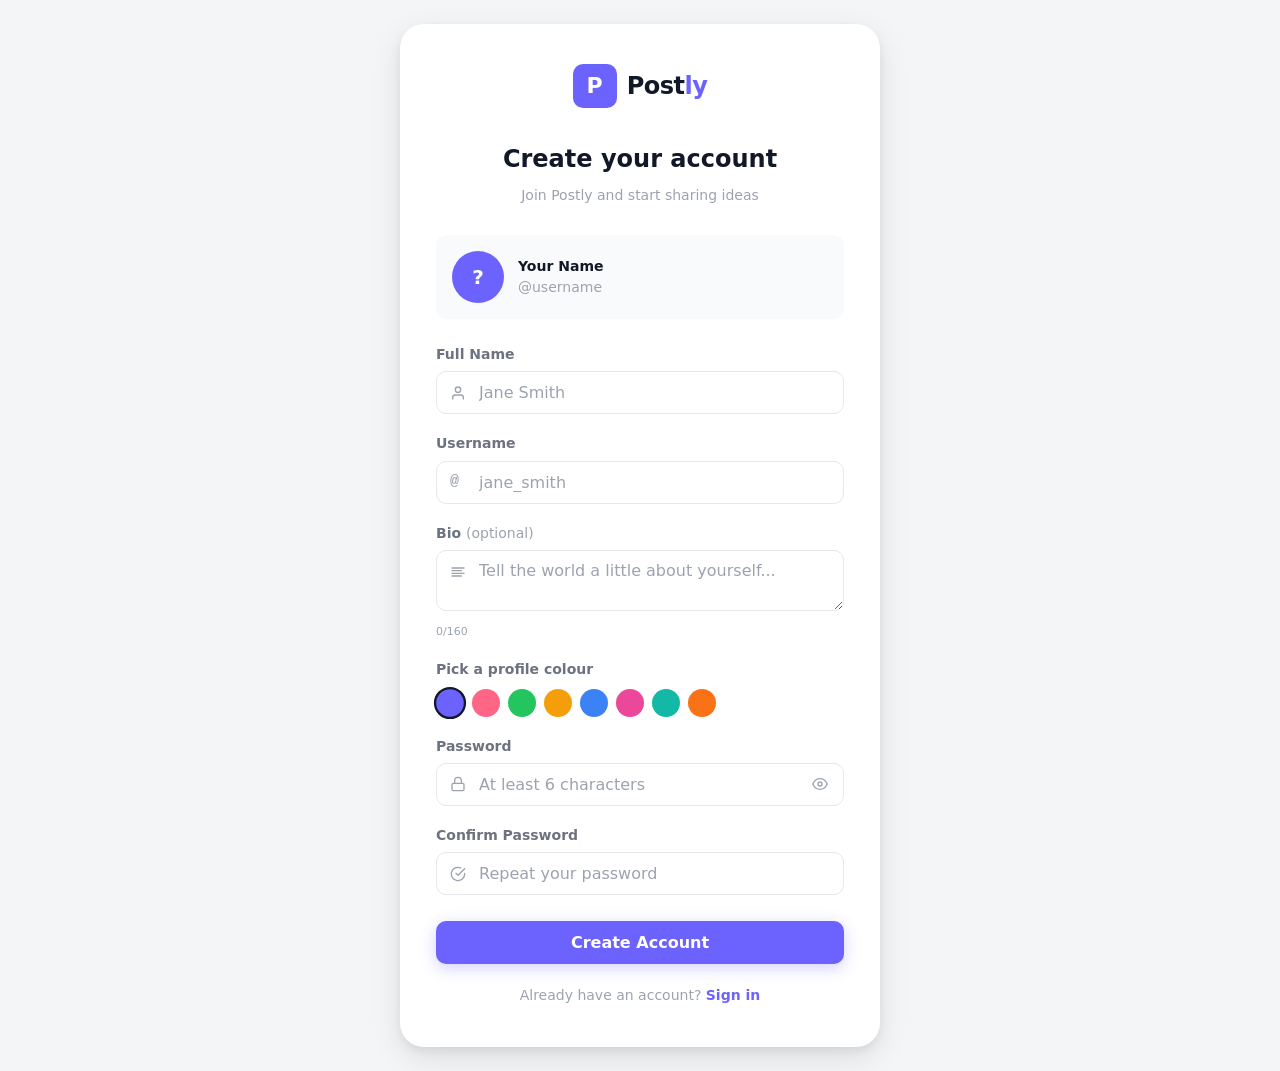
<file: postly/register.html>
﻿<!DOCTYPE html>
<html lang="en">
<head>
  <meta charset="UTF-8" />
  <meta name="viewport" content="width=device-width, initial-scale=1.0" />
  <meta name="description" content="Create your Postly account" />
  <title>Create Account â€” Postly</title>
  <link rel="icon" type="image/svg+xml" href="favicon.svg" />
  <link rel="shortcut icon" type="image/x-icon" href="favicon.ico" />
  <link rel="stylesheet" href="css/style.css" />
  <link rel="stylesheet" href="css/components.css" />
  <link rel="stylesheet" href="css/responsive.css" />
</head>
<body class="auth-page">

  <div class="auth-card" role="main" style="max-width:480px">

    <!-- Logo -->
    <div class="auth-logo">
      <div class="logo-icon">P</div>
      <div class="logo-text">Post<span>ly</span></div>
    </div>

    <h1 class="auth-title">Create your account</h1>
    <p class="auth-subtitle">Join Postly and start sharing ideas</p>

    <!-- Error banner -->
    <div class="auth-error-banner" id="reg-error" role="alert" aria-live="assertive">
      <svg xmlns="http://www.w3.org/2000/svg" width="16" height="16" viewBox="0 0 24 24" fill="none" stroke="currentColor" stroke-width="2" stroke-linecap="round" stroke-linejoin="round" aria-hidden="true"><circle cx="12" cy="12" r="10"/><line x1="15" y1="9" x2="9" y2="15"/><line x1="9" y1="9" x2="15" y2="15"/></svg>
      <span id="reg-error-text"></span>
    </div>

    <!-- Avatar preview -->
    <div class="avatar-preview-wrap" aria-live="polite" aria-label="Avatar preview">
      <div class="avatar-preview" id="avatar-preview" style="background:#6c63ff" aria-hidden="true">?</div>
      <div class="avatar-preview-info">
        <strong id="avatar-preview-name" style="display:block;color:var(--color-text-primary)">Your Name</strong>
        <span id="avatar-preview-handle" style="color:var(--color-text-muted)">@username</span>
      </div>
    </div>

    <form id="register-form" novalidate>

      <!-- Display Name -->
      <div class="auth-form-group">
        <label class="auth-label" for="reg-name">Full Name</label>
        <div class="auth-input-wrap">
          <span class="auth-input-icon" aria-hidden="true">
            <svg xmlns="http://www.w3.org/2000/svg" width="16" height="16" viewBox="0 0 24 24" fill="none" stroke="currentColor" stroke-width="2" stroke-linecap="round" stroke-linejoin="round"><path d="M20 21v-2a4 4 0 0 0-4-4H8a4 4 0 0 0-4 4v2"/><circle cx="12" cy="7" r="4"/></svg>
          </span>
          <input
            type="text"
            id="reg-name"
            class="auth-input"
            placeholder="Jane Smith"
            autocomplete="name"
            aria-required="true"
            aria-describedby="reg-name-error"
            maxlength="50"
          />
        </div>
        <div class="auth-field-error" id="reg-name-error" role="alert"></div>
      </div>

      <!-- Username -->
      <div class="auth-form-group">
        <label class="auth-label" for="reg-handle">Username</label>
        <div class="auth-input-wrap">
          <span class="auth-input-icon" aria-hidden="true" style="font-size:15px;font-weight:600;color:var(--color-text-muted);font-family:monospace">@</span>
          <input
            type="text"
            id="reg-handle"
            class="auth-input"
            placeholder="jane_smith"
            autocomplete="username"
            autocapitalize="none"
            spellcheck="false"
            aria-required="true"
            aria-describedby="reg-handle-error"
            maxlength="20"
          />
        </div>
        <div class="auth-field-error" id="reg-handle-error" role="alert"></div>
      </div>

      <!-- Bio (optional) -->
      <div class="auth-form-group">
        <label class="auth-label" for="reg-bio">Bio <span style="font-weight:400;color:var(--color-text-muted)">(optional)</span></label>
        <div class="auth-input-wrap">
          <span class="auth-input-icon" style="top:14px;transform:none" aria-hidden="true">
            <svg xmlns="http://www.w3.org/2000/svg" width="16" height="16" viewBox="0 0 24 24" fill="none" stroke="currentColor" stroke-width="2" stroke-linecap="round" stroke-linejoin="round"><line x1="17" y1="10" x2="3" y2="10"/><line x1="21" y1="6" x2="3" y2="6"/><line x1="21" y1="14" x2="3" y2="14"/><line x1="17" y1="18" x2="3" y2="18"/></svg>
          </span>
          <textarea
            id="reg-bio"
            class="auth-input"
            placeholder="Tell the world a little about yourself..."
            rows="2"
            maxlength="160"
            style="padding-top:10px;resize:vertical;min-height:60px"
            aria-describedby="reg-bio-hint"
          ></textarea>
        </div>
        <div style="font-size:11px;color:var(--color-text-muted);margin-top:4px" id="reg-bio-hint">
          <span id="bio-char-count">0</span>/160
        </div>
      </div>

      <!-- Avatar colour -->
      <div class="auth-form-group">
        <label class="auth-label">Pick a profile colour</label>
        <div class="avatar-color-picker" role="radiogroup" aria-label="Profile colour">
          <button type="button" class="avatar-color-swatch selected" data-color="#6c63ff" style="background:#6c63ff" aria-label="Purple" aria-pressed="true" title="Purple"></button>
          <button type="button" class="avatar-color-swatch" data-color="#ff6584" style="background:#ff6584" aria-label="Pink" aria-pressed="false" title="Pink"></button>
          <button type="button" class="avatar-color-swatch" data-color="#22c55e" style="background:#22c55e" aria-label="Green" aria-pressed="false" title="Green"></button>
          <button type="button" class="avatar-color-swatch" data-color="#f59e0b" style="background:#f59e0b" aria-label="Amber" aria-pressed="false" title="Amber"></button>
          <button type="button" class="avatar-color-swatch" data-color="#3b82f6" style="background:#3b82f6" aria-label="Blue" aria-pressed="false" title="Blue"></button>
          <button type="button" class="avatar-color-swatch" data-color="#ec4899" style="background:#ec4899" aria-label="Rose" aria-pressed="false" title="Rose"></button>
          <button type="button" class="avatar-color-swatch" data-color="#14b8a6" style="background:#14b8a6" aria-label="Teal" aria-pressed="false" title="Teal"></button>
          <button type="button" class="avatar-color-swatch" data-color="#f97316" style="background:#f97316" aria-label="Orange" aria-pressed="false" title="Orange"></button>
        </div>
      </div>

      <!-- Password -->
      <div class="auth-form-group">
        <label class="auth-label" for="reg-password">Password</label>
        <div class="auth-input-wrap">
          <span class="auth-input-icon" aria-hidden="true">
            <svg xmlns="http://www.w3.org/2000/svg" width="16" height="16" viewBox="0 0 24 24" fill="none" stroke="currentColor" stroke-width="2" stroke-linecap="round" stroke-linejoin="round"><rect x="3" y="11" width="18" height="11" rx="2" ry="2"/><path d="M7 11V7a5 5 0 0 1 10 0v4"/></svg>
          </span>
          <input
            type="password"
            id="reg-password"
            class="auth-input"
            placeholder="At least 6 characters"
            autocomplete="new-password"
            aria-required="true"
            aria-describedby="reg-password-error"
          />
          <button type="button" class="password-toggle" id="toggle-reg-password" aria-label="Show password">
            <svg id="reg-eye-icon" xmlns="http://www.w3.org/2000/svg" width="16" height="16" viewBox="0 0 24 24" fill="none" stroke="currentColor" stroke-width="2" stroke-linecap="round" stroke-linejoin="round" aria-hidden="true"><path d="M1 12s4-8 11-8 11 8 11 8-4 8-11 8-11-8-11-8z"/><circle cx="12" cy="12" r="3"/></svg>
          </button>
        </div>
        <div class="auth-field-error" id="reg-password-error" role="alert"></div>
      </div>

      <!-- Confirm Password -->
      <div class="auth-form-group">
        <label class="auth-label" for="reg-confirm">Confirm Password</label>
        <div class="auth-input-wrap">
          <span class="auth-input-icon" aria-hidden="true">
            <svg xmlns="http://www.w3.org/2000/svg" width="16" height="16" viewBox="0 0 24 24" fill="none" stroke="currentColor" stroke-width="2" stroke-linecap="round" stroke-linejoin="round"><path d="M22 11.08V12a10 10 0 1 1-5.93-9.14"/><polyline points="22 4 12 14.01 9 11.01"/></svg>
          </span>
          <input
            type="password"
            id="reg-confirm"
            class="auth-input"
            placeholder="Repeat your password"
            autocomplete="new-password"
            aria-required="true"
            aria-describedby="reg-confirm-error"
          />
        </div>
        <div class="auth-field-error" id="reg-confirm-error" role="alert"></div>
      </div>

      <!-- Submit -->
      <button type="submit" class="btn btn-primary auth-submit-btn" id="reg-btn">
        Create Account
      </button>

    </form>

    <div class="auth-footer">
      Already have an account? <a href="login.html">Sign in</a>
    </div>

  </div>

  <script src="js/storage.js"></script>
  <script src="js/users.js"></script>
  <script src="js/auth.js"></script>
  <script>
    document.addEventListener('DOMContentLoaded', () => {
      initializeSampleData();
      redirectIfLoggedIn();
    });

    /* ---- State ---- */
    let selectedColor = '#6c63ff';

    /* ---- Avatar colour picker ---- */
    document.querySelectorAll('.avatar-color-swatch').forEach(swatch => {
      swatch.addEventListener('click', () => {
        document.querySelectorAll('.avatar-color-swatch').forEach(s => {
          s.classList.remove('selected');
          s.setAttribute('aria-pressed', 'false');
        });
        swatch.classList.add('selected');
        swatch.setAttribute('aria-pressed', 'true');
        selectedColor = swatch.dataset.color;
        document.getElementById('avatar-preview').style.background = selectedColor;
      });
    });

    /* ---- Live avatar preview ---- */
    document.getElementById('reg-name').addEventListener('input', (e) => {
      const name = e.target.value.trim() || 'Your Name';
      document.getElementById('avatar-preview-name').textContent = name;
      // Update initials
      const initials = name.split(/\s+/).filter(Boolean).map(n => n[0]).slice(0,2).join('').toUpperCase() || '?';
      document.getElementById('avatar-preview').textContent = initials;
      clearFormError('reg-name-error');
      setFieldError('reg-name', false);
    });

    document.getElementById('reg-handle').addEventListener('input', (e) => {
      const handle = e.target.value.trim() || 'username';
      document.getElementById('avatar-preview-handle').textContent = '@' + handle;
      clearFormError('reg-handle-error');
      setFieldError('reg-handle', false);
    });

    /* ---- Bio char counter ---- */
    document.getElementById('reg-bio').addEventListener('input', (e) => {
      document.getElementById('bio-char-count').textContent = e.target.value.length;
    });

    /* ---- Password toggle ---- */
    document.getElementById('toggle-reg-password').addEventListener('click', () => {
      const input = document.getElementById('reg-password');
      const isHidden = input.type === 'password';
      input.type = isHidden ? 'text' : 'password';
      document.getElementById('reg-eye-icon').outerHTML = isHidden
        ? `<svg id="reg-eye-icon" xmlns="http://www.w3.org/2000/svg" width="16" height="16" viewBox="0 0 24 24" fill="none" stroke="currentColor" stroke-width="2" stroke-linecap="round" stroke-linejoin="round" aria-hidden="true"><path d="M17.94 17.94A10.07 10.07 0 0 1 12 20c-7 0-11-8-11-8a18.45 18.45 0 0 1 5.06-5.94M9.9 4.24A9.12 9.12 0 0 1 12 4c7 0 11 8 11 8a18.5 18.5 0 0 1-2.16 3.19m-6.72-1.07a3 3 0 1 1-4.24-4.24"/><line x1="1" y1="1" x2="23" y2="23"/></svg>`
        : `<svg id="reg-eye-icon" xmlns="http://www.w3.org/2000/svg" width="16" height="16" viewBox="0 0 24 24" fill="none" stroke="currentColor" stroke-width="2" stroke-linecap="round" stroke-linejoin="round" aria-hidden="true"><path d="M1 12s4-8 11-8 11 8 11 8-4 8-11 8-11-8-11-8z"/><circle cx="12" cy="12" r="3"/></svg>`;
      document.getElementById('toggle-reg-password').setAttribute('aria-label', isHidden ? 'Hide password' : 'Show password');
    });

    /* ---- Clear errors on input ---- */
    ['reg-password', 'reg-confirm'].forEach(id => {
      document.getElementById(id).addEventListener('input', () => {
        clearFormError(id + '-error');
        setFieldError(id, false);
      });
    });

    /* ---- Form submit ---- */
    document.getElementById('register-form').addEventListener('submit', (e) => {
      e.preventDefault();

      // Clear all errors
      ['reg-name','reg-handle','reg-password','reg-confirm'].forEach(id => {
        clearFormError(id + '-error');
        setFieldError(id, false);
      });
      document.getElementById('reg-error').classList.remove('visible');

      const name     = document.getElementById('reg-name').value.trim();
      const handle   = document.getElementById('reg-handle').value.trim();
      const bio      = document.getElementById('reg-bio').value.trim();
      const password = document.getElementById('reg-password').value;
      const confirm  = document.getElementById('reg-confirm').value;

      let hasError = false;

      // Validate name
      if (!name) {
        showFormError('reg-name-error', 'Full name is required.');
        setFieldError('reg-name', true);
        hasError = true;
      } else if (name.length < 2) {
        showFormError('reg-name-error', 'Name must be at least 2 characters.');
        setFieldError('reg-name', true);
        hasError = true;
      }

      // Validate handle
      const handleError = validateHandle(handle);
      if (handleError) {
        showFormError('reg-handle-error', handleError);
        setFieldError('reg-handle', true);
        hasError = true;
      } else if (handleTaken(handle)) {
        showFormError('reg-handle-error', 'That username is already taken. Try another.');
        setFieldError('reg-handle', true);
        hasError = true;
      }

      // Validate password
      const passwordError = validatePassword(password);
      if (passwordError) {
        showFormError('reg-password-error', passwordError);
        setFieldError('reg-password', true);
        hasError = true;
      }

      // Validate confirm
      if (password && password !== confirm) {
        showFormError('reg-confirm-error', 'Passwords do not match.');
        setFieldError('reg-confirm', true);
        hasError = true;
      }

      if (hasError) return;

      // Build new user object
      const newUser = {
        id: 'u_' + Date.now() + '_' + Math.random().toString(36).slice(2, 7),
        displayName: name,
        handle: handle.toLowerCase(),
        bio: bio || '',
        followers: 0,
        following: 0,
        joinedDate: new Date().toISOString().slice(0, 10),
        avatarColor: selectedColor,
      };

      // Loading state
      const btn = document.getElementById('reg-btn');
      btn.textContent = 'Creating account...';
      btn.classList.add('loading');

      setTimeout(() => {
        try {
          registerUser(newUser, password);
          saveCurrentUser(newUser);
          window.location.replace('index.html');
        } catch (err) {
          btn.textContent = 'Create Account';
          btn.classList.remove('loading');
          document.getElementById('reg-error-text').textContent = 'Something went wrong. Please try again.';
          document.getElementById('reg-error').classList.add('visible');
        }
      }, 400);
    });
  </script>

</body>
</html>
</file>
<file: postly/css/style.css>
/* ========================================
   POSTLY - Main Stylesheet
   Design System: Variables, Base, Layout
   ======================================== */

/* ---- CSS Variables ---- */
:root {
  --color-primary: #6c63ff;
  --color-primary-dark: #574fd6;
  --color-primary-light: #ede9ff;
  --color-accent: #ff6584;
  --color-success: #22c55e;
  --color-warning: #f59e0b;
  --color-error: #ef4444;

  --color-bg: #f4f5f7;
  --color-surface: #ffffff;
  --color-surface-2: #f9fafb;
  --color-border: #e5e7eb;
  --color-border-light: #f3f4f6;

  --color-text-primary: #111827;
  --color-text-secondary: #6b7280;
  --color-text-muted: #9ca3af;
  --color-text-inverse: #ffffff;

  --font-family: 'Segoe UI', system-ui, -apple-system, BlinkMacSystemFont, sans-serif;
  --font-size-xs: 0.75rem;
  --font-size-sm: 0.875rem;
  --font-size-base: 1rem;
  --font-size-lg: 1.125rem;
  --font-size-xl: 1.25rem;
  --font-size-2xl: 1.5rem;
  --font-size-3xl: 1.875rem;

  --font-weight-normal: 400;
  --font-weight-medium: 500;
  --font-weight-semibold: 600;
  --font-weight-bold: 700;

  --radius-sm: 6px;
  --radius-md: 10px;
  --radius-lg: 16px;
  --radius-xl: 24px;
  --radius-full: 9999px;

  --shadow-sm: 0 1px 3px rgba(0,0,0,0.06), 0 1px 2px rgba(0,0,0,0.04);
  --shadow-md: 0 4px 12px rgba(0,0,0,0.08), 0 2px 4px rgba(0,0,0,0.04);
  --shadow-lg: 0 10px 30px rgba(0,0,0,0.10), 0 4px 8px rgba(0,0,0,0.06);
  --shadow-primary: 0 4px 16px rgba(108,99,255,0.30);

  --transition-fast: 0.15s ease;
  --transition-base: 0.25s ease;
  --transition-slow: 0.4s ease;

  --sidebar-width: 260px;
  --right-sidebar-width: 300px;
  --header-height: 64px;
  --max-feed-width: 640px;
}

/* ---- Reset & Base ---- */
*, *::before, *::after {
  box-sizing: border-box;
  margin: 0;
  padding: 0;
}

html {
  scroll-behavior: smooth;
  font-size: 16px;
}

body {
  font-family: var(--font-family);
  background-color: var(--color-bg);
  color: var(--color-text-primary);
  line-height: 1.6;
  min-height: 100vh;
  -webkit-font-smoothing: antialiased;
}

a {
  color: inherit;
  text-decoration: none;
}

img {
  max-width: 100%;
  height: auto;
  display: block;
}

button {
  cursor: pointer;
  font-family: inherit;
  border: none;
  background: none;
  outline: none;
}

input, textarea {
  font-family: inherit;
  outline: none;
}

ul, ol {
  list-style: none;
}

/* ---- App Layout ---- */
.app-wrapper {
  display: flex;
  min-height: 100vh;
}

/* ---- Left Sidebar ---- */
.sidebar-left {
  width: var(--sidebar-width);
  position: fixed;
  top: 0;
  left: 0;
  height: 100vh;
  background: var(--color-surface);
  border-right: 1px solid var(--color-border);
  display: flex;
  flex-direction: column;
  padding: 0 16px 24px;
  z-index: 100;
  overflow-y: auto;
}

.sidebar-logo {
  display: flex;
  align-items: center;
  gap: 10px;
  padding: 20px 8px;
  margin-bottom: 8px;
}

.logo-icon {
  width: 38px;
  height: 38px;
  background: var(--color-primary);
  border-radius: var(--radius-md);
  display: flex;
  align-items: center;
  justify-content: center;
  color: white;
  font-size: 20px;
  font-weight: 700;
  flex-shrink: 0;
}

.logo-text {
  font-size: var(--font-size-xl);
  font-weight: var(--font-weight-bold);
  color: var(--color-text-primary);
  letter-spacing: -0.5px;
}

.logo-text span {
  color: var(--color-primary);
}

/* Navigation */
.sidebar-nav {
  flex: 1;
}

.nav-item {
  display: flex;
  align-items: center;
  gap: 12px;
  padding: 12px 14px;
  border-radius: var(--radius-md);
  font-size: var(--font-size-base);
  font-weight: var(--font-weight-medium);
  color: var(--color-text-secondary);
  transition: all var(--transition-fast);
  margin-bottom: 4px;
  cursor: pointer;
}

.nav-item:hover {
  background: var(--color-primary-light);
  color: var(--color-primary);
}

.nav-item.active {
  background: var(--color-primary-light);
  color: var(--color-primary);
  font-weight: var(--font-weight-semibold);
}

.nav-item .nav-icon {
  font-size: 20px;
  width: 24px;
  text-align: center;
  flex-shrink: 0;
}

.nav-badge {
  margin-left: auto;
  background: var(--color-primary);
  color: white;
  font-size: var(--font-size-xs);
  font-weight: var(--font-weight-bold);
  padding: 1px 7px;
  border-radius: var(--radius-full);
  min-width: 20px;
  text-align: center;
}

/* Sidebar user */
.sidebar-user {
  display: flex;
  align-items: center;
  gap: 10px;
  padding: 14px;
  border-radius: var(--radius-md);
  background: var(--color-surface-2);
  margin-top: 16px;
  cursor: pointer;
  transition: background var(--transition-fast);
}

.sidebar-user:hover {
  background: var(--color-primary-light);
}

.sidebar-user .user-avatar {
  width: 38px;
  height: 38px;
  border-radius: var(--radius-full);
  object-fit: cover;
  background: var(--color-primary);
  display: flex;
  align-items: center;
  justify-content: center;
  color: white;
  font-weight: var(--font-weight-bold);
  font-size: var(--font-size-sm);
  flex-shrink: 0;
  overflow: hidden;
}

.sidebar-user-info {
  overflow: hidden;
}

.sidebar-user-name {
  font-size: var(--font-size-sm);
  font-weight: var(--font-weight-semibold);
  color: var(--color-text-primary);
  white-space: nowrap;
  overflow: hidden;
  text-overflow: ellipsis;
}

.sidebar-user-handle {
  font-size: var(--font-size-xs);
  color: var(--color-text-muted);
}

/* ---- Main Content ---- */
.main-content {
  margin-left: var(--sidebar-width);
  margin-right: var(--right-sidebar-width);
  flex: 1;
  min-height: 100vh;
  padding: 0;
}

/* ---- Top Header (mobile + feed top) ---- */
.feed-header {
  position: sticky;
  top: 0;
  background: rgba(255,255,255,0.95);
  backdrop-filter: blur(10px);
  -webkit-backdrop-filter: blur(10px);
  border-bottom: 1px solid var(--color-border);
  padding: 0 24px;
  height: var(--header-height);
  display: flex;
  align-items: center;
  justify-content: space-between;
  z-index: 50;
}

.feed-header h1 {
  font-size: var(--font-size-xl);
  font-weight: var(--font-weight-bold);
  color: var(--color-text-primary);
}

.header-actions {
  display: flex;
  align-items: center;
  gap: 8px;
}

.header-btn {
  width: 38px;
  height: 38px;
  border-radius: var(--radius-full);
  display: flex;
  align-items: center;
  justify-content: center;
  font-size: 18px;
  color: var(--color-text-secondary);
  transition: all var(--transition-fast);
  background: transparent;
  position: relative;
}

.header-btn:hover {
  background: var(--color-primary-light);
  color: var(--color-primary);
}

.notification-dot {
  position: absolute;
  top: 6px;
  right: 6px;
  width: 8px;
  height: 8px;
  background: var(--color-accent);
  border-radius: var(--radius-full);
  border: 2px solid white;
}

.header-avatar {
  width: 36px;
  height: 36px;
  border-radius: var(--radius-full);
  object-fit: cover;
  cursor: pointer;
  overflow: hidden;
  background: var(--color-primary);
  display: flex;
  align-items: center;
  justify-content: center;
  color: white;
  font-weight: var(--font-weight-bold);
  font-size: var(--font-size-sm);
}

/* ---- Feed ---- */
.feed-container {
  max-width: var(--max-feed-width);
  margin: 0 auto;
  padding: 0 16px 80px;
}

/* ---- Search Bar ---- */
.search-bar-container {
  padding: 16px 0;
  position: relative;
}

.search-bar {
  display: flex;
  align-items: center;
  gap: 10px;
  background: var(--color-surface);
  border: 1.5px solid var(--color-border);
  border-radius: var(--radius-full);
  padding: 10px 18px;
  transition: border-color var(--transition-fast), box-shadow var(--transition-fast);
}

.search-bar:focus-within {
  border-color: var(--color-primary);
  box-shadow: 0 0 0 3px rgba(108,99,255,0.12);
}

.search-bar .search-icon {
  color: var(--color-text-muted);
  font-size: 16px;
  flex-shrink: 0;
}

.search-bar input {
  flex: 1;
  border: none;
  background: none;
  font-size: var(--font-size-sm);
  color: var(--color-text-primary);
}

.search-bar input::placeholder {
  color: var(--color-text-muted);
}

.search-clear-btn {
  color: var(--color-text-muted);
  font-size: 14px;
  width: 20px;
  height: 20px;
  display: flex;
  align-items: center;
  justify-content: center;
  border-radius: var(--radius-full);
  transition: all var(--transition-fast);
  display: none;
}

.search-clear-btn.visible {
  display: flex;
}

.search-clear-btn:hover {
  background: var(--color-border);
  color: var(--color-text-primary);
}

.search-results-label {
  font-size: var(--font-size-sm);
  color: var(--color-text-secondary);
  padding: 4px 0 12px;
  display: none;
}

.search-results-label.visible {
  display: block;
}

/* ---- Right Sidebar ---- */
.sidebar-right {
  width: var(--right-sidebar-width);
  position: fixed;
  top: 0;
  right: 0;
  height: 100vh;
  background: var(--color-surface);
  border-left: 1px solid var(--color-border);
  padding: 24px 18px;
  overflow-y: auto;
  z-index: 100;
}

.sidebar-section {
  margin-bottom: 28px;
}

.sidebar-section-title {
  font-size: var(--font-size-base);
  font-weight: var(--font-weight-bold);
  color: var(--color-text-primary);
  margin-bottom: 14px;
}

/* Trending Topics */
.trending-item {
  display: flex;
  flex-direction: column;
  padding: 10px 0;
  border-bottom: 1px solid var(--color-border-light);
  cursor: pointer;
  transition: all var(--transition-fast);
  border-radius: var(--radius-sm);
}

.trending-item:last-child {
  border-bottom: none;
}

.trending-item:hover .trending-topic {
  color: var(--color-primary);
}

.trending-category {
  font-size: var(--font-size-xs);
  color: var(--color-text-muted);
}

.trending-topic {
  font-size: var(--font-size-sm);
  font-weight: var(--font-weight-semibold);
  color: var(--color-text-primary);
  transition: color var(--transition-fast);
}

.trending-count {
  font-size: var(--font-size-xs);
  color: var(--color-text-muted);
}

/* Suggested Users */
.suggested-user {
  display: flex;
  align-items: center;
  gap: 10px;
  padding: 8px 0;
}

.suggested-user-avatar {
  width: 38px;
  height: 38px;
  border-radius: var(--radius-full);
  overflow: hidden;
  background: var(--color-primary);
  display: flex;
  align-items: center;
  justify-content: center;
  color: white;
  font-weight: var(--font-weight-bold);
  font-size: var(--font-size-sm);
  flex-shrink: 0;
}

.suggested-user-info {
  flex: 1;
  min-width: 0;
}

.suggested-user-name {
  font-size: var(--font-size-sm);
  font-weight: var(--font-weight-semibold);
  color: var(--color-text-primary);
  white-space: nowrap;
  overflow: hidden;
  text-overflow: ellipsis;
}

.suggested-user-bio {
  font-size: var(--font-size-xs);
  color: var(--color-text-muted);
  white-space: nowrap;
  overflow: hidden;
  text-overflow: ellipsis;
}

.follow-btn {
  font-size: var(--font-size-xs);
  font-weight: var(--font-weight-semibold);
  padding: 5px 14px;
  border-radius: var(--radius-full);
  border: 1.5px solid var(--color-primary);
  color: var(--color-primary);
  background: transparent;
  transition: all var(--transition-fast);
  white-space: nowrap;
  flex-shrink: 0;
}

.follow-btn:hover,
.follow-btn.following {
  background: var(--color-primary);
  color: white;
}

/* ---- Mobile Header ---- */
.mobile-header {
  display: none;
  position: fixed;
  top: 0;
  left: 0;
  right: 0;
  height: var(--header-height);
  background: rgba(255,255,255,0.97);
  backdrop-filter: blur(10px);
  border-bottom: 1px solid var(--color-border);
  padding: 0 16px;
  align-items: center;
  justify-content: space-between;
  z-index: 200;
}

.mobile-header .logo-text {
  font-size: var(--font-size-xl);
}

/* ---- Bottom Navigation (mobile) ---- */
.bottom-nav {
  display: none;
  position: fixed;
  bottom: 0;
  left: 0;
  right: 0;
  background: var(--color-surface);
  border-top: 1px solid var(--color-border);
  padding: 8px 0;
  z-index: 200;
}

.bottom-nav-items {
  display: flex;
  justify-content: space-around;
  align-items: center;
}

.bottom-nav-item {
  display: flex;
  flex-direction: column;
  align-items: center;
  gap: 2px;
  padding: 6px 12px;
  border-radius: var(--radius-md);
  color: var(--color-text-muted);
  font-size: var(--font-size-xs);
  transition: all var(--transition-fast);
  cursor: pointer;
  text-decoration: none;
}

.bottom-nav-item .nav-icon {
  font-size: 20px;
}

.bottom-nav-item.active,
.bottom-nav-item:hover {
  color: var(--color-primary);
}

.bottom-nav-item.create-btn-mobile {
  background: var(--color-primary);
  color: white;
  border-radius: var(--radius-full);
  width: 48px;
  height: 48px;
  display: flex;
  align-items: center;
  justify-content: center;
  font-size: 24px;
  padding: 0;
  box-shadow: var(--shadow-primary);
}

/* ---- Utility Classes ---- */
.btn {
  display: inline-flex;
  align-items: center;
  justify-content: center;
  gap: 6px;
  padding: 9px 20px;
  border-radius: var(--radius-full);
  font-size: var(--font-size-sm);
  font-weight: var(--font-weight-semibold);
  transition: all var(--transition-fast);
  cursor: pointer;
  border: none;
  white-space: nowrap;
}

.btn-primary {
  background: var(--color-primary);
  color: white;
  box-shadow: var(--shadow-primary);
}

.btn-primary:hover {
  background: var(--color-primary-dark);
  transform: translateY(-1px);
  box-shadow: 0 6px 20px rgba(108,99,255,0.40);
}

.btn-primary:active {
  transform: translateY(0);
}

.btn-outline {
  background: transparent;
  color: var(--color-primary);
  border: 1.5px solid var(--color-primary);
}

.btn-outline:hover {
  background: var(--color-primary-light);
}

.btn-ghost {
  background: transparent;
  color: var(--color-text-secondary);
}

.btn-ghost:hover {
  background: var(--color-surface-2);
  color: var(--color-text-primary);
}

.btn-danger {
  background: transparent;
  color: var(--color-error);
  border: 1.5px solid var(--color-error);
}

.btn-danger:hover {
  background: #fef2f2;
}

.text-muted {
  color: var(--color-text-muted);
}

.text-primary-color {
  color: var(--color-primary);
}

.hidden {
  display: none !important;
}

/* ---- Loading spinner ---- */
.spinner {
  width: 24px;
  height: 24px;
  border: 3px solid var(--color-border);
  border-top-color: var(--color-primary);
  border-radius: 50%;
  animation: spin 0.7s linear infinite;
  margin: 40px auto;
}

@keyframes spin {
  to { transform: rotate(360deg); }
}

/* ---- Empty State ---- */
.empty-state {
  text-align: center;
  padding: 60px 20px;
  color: var(--color-text-muted);
}

.empty-state-icon {
  display: flex;
  align-items: center;
  justify-content: center;
  margin: 0 auto 16px;
  width: 64px;
  height: 64px;
  opacity: 0.4;
  color: var(--color-text-muted);
}

.empty-state-icon svg {
  width: 100%;
  height: 100%;
}

.empty-state h3 {
  font-size: var(--font-size-lg);
  font-weight: var(--font-weight-semibold);
  color: var(--color-text-secondary);
  margin-bottom: 8px;
}

.empty-state p {
  font-size: var(--font-size-sm);
  color: var(--color-text-muted);
  max-width: 280px;
  margin: 0 auto;
}

/* ---- Page Header (non-home pages) ---- */
.page-header {
  display: flex;
  align-items: center;
  gap: 14px;
  padding: 16px 24px;
  border-bottom: 1px solid var(--color-border);
  background: rgba(255,255,255,0.95);
  backdrop-filter: blur(10px);
  position: sticky;
  top: 0;
  z-index: 50;
}

.back-btn {
  width: 36px;
  height: 36px;
  border-radius: var(--radius-full);
  display: flex;
  align-items: center;
  justify-content: center;
  font-size: 18px;
  color: var(--color-text-secondary);
  transition: all var(--transition-fast);
}

.back-btn:hover {
  background: var(--color-primary-light);
  color: var(--color-primary);
}

.page-header-info h1 {
  font-size: var(--font-size-lg);
  font-weight: var(--font-weight-bold);
}

.page-header-info span {
  font-size: var(--font-size-xs);
  color: var(--color-text-muted);
}

/* ========================================
   AUTH PAGES — Login & Register
   ======================================== */

.auth-page {
  min-height: 100vh;
  background: var(--color-bg);
  display: flex;
  align-items: center;
  justify-content: center;
  padding: 24px 16px;
}

.auth-card {
  background: var(--color-surface);
  border-radius: var(--radius-xl);
  box-shadow: var(--shadow-lg);
  width: 100%;
  max-width: 440px;
  padding: 40px 36px;
}

/* Logo at top of auth card */
.auth-logo {
  display: flex;
  align-items: center;
  justify-content: center;
  gap: 10px;
  margin-bottom: 32px;
}

.auth-logo .logo-icon {
  width: 44px;
  height: 44px;
  font-size: 22px;
}

.auth-logo .logo-text {
  font-size: var(--font-size-2xl);
}

/* Title + subtitle */
.auth-title {
  font-size: var(--font-size-2xl);
  font-weight: var(--font-weight-bold);
  color: var(--color-text-primary);
  margin-bottom: 6px;
  text-align: center;
}

.auth-subtitle {
  font-size: var(--font-size-sm);
  color: var(--color-text-muted);
  text-align: center;
  margin-bottom: 28px;
}

/* Form group */
.auth-form-group {
  margin-bottom: 18px;
}

.auth-label {
  display: block;
  font-size: var(--font-size-sm);
  font-weight: var(--font-weight-semibold);
  color: var(--color-text-secondary);
  margin-bottom: 6px;
}

.auth-input-wrap {
  position: relative;
}

.auth-input-icon {
  position: absolute;
  left: 14px;
  top: 50%;
  transform: translateY(-50%);
  color: var(--color-text-muted);
  display: flex;
  align-items: center;
  pointer-events: none;
}

.auth-input {
  width: 100%;
  border: 1.5px solid var(--color-border);
  border-radius: var(--radius-md);
  padding: 11px 14px 11px 42px;
  font-size: var(--font-size-base);
  color: var(--color-text-primary);
  background: var(--color-surface);
  transition: border-color var(--transition-fast), box-shadow var(--transition-fast);
  font-family: var(--font-family);
}

.auth-input::placeholder {
  color: var(--color-text-muted);
}

.auth-input:focus {
  outline: none;
  border-color: var(--color-primary);
  box-shadow: 0 0 0 3px rgba(108,99,255,0.12);
}

.auth-input.input-error {
  border-color: var(--color-error);
  box-shadow: 0 0 0 3px rgba(239,68,68,0.10);
}

/* Password toggle button */
.auth-input-no-icon {
  padding-left: 14px;
}

.password-toggle {
  position: absolute;
  right: 12px;
  top: 50%;
  transform: translateY(-50%);
  color: var(--color-text-muted);
  display: flex;
  align-items: center;
  padding: 4px;
  border-radius: var(--radius-sm);
  transition: color var(--transition-fast);
}

.password-toggle:hover {
  color: var(--color-text-primary);
}

/* Field error text */
.auth-field-error {
  font-size: var(--font-size-xs);
  color: var(--color-error);
  margin-top: 5px;
  display: none;
}

.auth-field-error.visible {
  display: block;
}

/* Form-level error banner */
.auth-error-banner {
  background: #fef2f2;
  border: 1px solid #fecaca;
  border-radius: var(--radius-md);
  padding: 11px 14px;
  font-size: var(--font-size-sm);
  color: var(--color-error);
  margin-bottom: 18px;
  display: none;
  align-items: center;
  gap: 8px;
}

.auth-error-banner.visible {
  display: flex;
}

/* Submit button */
.auth-submit-btn {
  width: 100%;
  padding: 12px;
  font-size: var(--font-size-base);
  font-weight: var(--font-weight-semibold);
  margin-top: 8px;
  border-radius: var(--radius-md);
}

/* Divider */
.auth-divider {
  display: flex;
  align-items: center;
  gap: 12px;
  margin: 22px 0;
  color: var(--color-text-muted);
  font-size: var(--font-size-xs);
}

.auth-divider::before,
.auth-divider::after {
  content: '';
  flex: 1;
  height: 1px;
  background: var(--color-border);
}

/* Footer link */
.auth-footer {
  text-align: center;
  font-size: var(--font-size-sm);
  color: var(--color-text-muted);
  margin-top: 20px;
}

.auth-footer a {
  color: var(--color-primary);
  font-weight: var(--font-weight-semibold);
  text-decoration: none;
}

.auth-footer a:hover {
  text-decoration: underline;
}

/* Avatar colour picker */
.avatar-color-picker {
  display: flex;
  gap: 8px;
  flex-wrap: wrap;
  margin-top: 8px;
}

.avatar-color-swatch {
  width: 28px;
  height: 28px;
  border-radius: 50%;
  cursor: pointer;
  border: 2px solid transparent;
  transition: transform var(--transition-fast), border-color var(--transition-fast);
}

.avatar-color-swatch:hover {
  transform: scale(1.15);
}

.avatar-color-swatch.selected {
  border-color: var(--color-text-primary);
  transform: scale(1.15);
}

/* Avatar preview (register page) */
.avatar-preview-wrap {
  display: flex;
  align-items: center;
  gap: 14px;
  margin-bottom: 24px;
  padding: 16px;
  background: var(--color-surface-2);
  border-radius: var(--radius-md);
}

.avatar-preview {
  width: 52px;
  height: 52px;
  border-radius: 50%;
  display: flex;
  align-items: center;
  justify-content: center;
  color: white;
  font-weight: var(--font-weight-bold);
  font-size: var(--font-size-xl);
  flex-shrink: 0;
  transition: background var(--transition-fast);
}

.avatar-preview-info {
  font-size: var(--font-size-sm);
  color: var(--color-text-secondary);
  line-height: 1.5;
}

/* Loading state on submit */
.auth-submit-btn.loading {
  opacity: 0.75;
  pointer-events: none;
}

/* Logout button in sidebar */
.sidebar-logout-btn {
  display: flex;
  align-items: center;
  gap: 10px;
  padding: 10px 14px;
  border-radius: var(--radius-md);
  font-size: var(--font-size-sm);
  font-weight: var(--font-weight-medium);
  color: var(--color-error);
  background: transparent;
  width: 100%;
  cursor: pointer;
  transition: background var(--transition-fast);
  margin-top: 4px;
  border: none;
  font-family: var(--font-family);
}

.sidebar-logout-btn:hover {
  background: #fef2f2;
}

.sidebar-logout-btn svg {
  flex-shrink: 0;
}
</file>
<file: postly/css/components.css>
/* ========================================
   POSTLY - Components Stylesheet
   Post cards, modals, toasts, forms, etc.
   ======================================== */

/* ---- Create Post Card ---- */
.create-post-card {
  background: var(--color-surface);
  border-radius: var(--radius-lg);
  border: 1.5px solid var(--color-border);
  padding: 18px;
  margin: 16px 0;
  box-shadow: var(--shadow-sm);
  transition: box-shadow var(--transition-fast);
}

.create-post-card:focus-within {
  box-shadow: var(--shadow-md);
  border-color: var(--color-primary);
}

.create-post-top {
  display: flex;
  gap: 12px;
  align-items: flex-start;
}

.create-post-avatar {
  width: 42px;
  height: 42px;
  border-radius: var(--radius-full);
  background: var(--color-primary);
  display: flex;
  align-items: center;
  justify-content: center;
  color: white;
  font-weight: var(--font-weight-bold);
  font-size: var(--font-size-base);
  overflow: hidden;
  flex-shrink: 0;
}

.create-post-input-wrap {
  flex: 1;
}

.create-post-textarea {
  width: 100%;
  border: none;
  background: none;
  font-size: var(--font-size-base);
  color: var(--color-text-primary);
  resize: none;
  min-height: 80px;
  line-height: 1.6;
}

.create-post-textarea::placeholder {
  color: var(--color-text-muted);
  font-size: var(--font-size-base);
}

.create-post-divider {
  height: 1px;
  background: var(--color-border-light);
  margin: 12px 0;
}

.create-post-actions {
  display: flex;
  align-items: center;
  justify-content: space-between;
}

.create-post-tools {
  display: flex;
  align-items: center;
  gap: 4px;
}

.create-post-tool-btn {
  width: 36px;
  height: 36px;
  border-radius: var(--radius-full);
  display: flex;
  align-items: center;
  justify-content: center;
  font-size: 18px;
  color: var(--color-primary);
  transition: all var(--transition-fast);
}

.create-post-tool-btn:hover {
  background: var(--color-primary-light);
}

.create-post-right {
  display: flex;
  align-items: center;
  gap: 10px;
}

.char-counter {
  font-size: var(--font-size-xs);
  color: var(--color-text-muted);
  font-weight: var(--font-weight-medium);
}

.char-counter.warning {
  color: var(--color-warning);
}

.char-counter.danger {
  color: var(--color-error);
  font-weight: var(--font-weight-bold);
}

/* Image preview inside create */
.image-preview-wrap {
  position: relative;
  margin-top: 12px;
  display: none;
}

.image-preview-wrap.visible {
  display: block;
}

.image-preview-wrap img {
  width: 100%;
  max-height: 300px;
  object-fit: cover;
  border-radius: var(--radius-md);
}

.remove-image-btn {
  position: absolute;
  top: 8px;
  right: 8px;
  width: 28px;
  height: 28px;
  background: rgba(0,0,0,0.6);
  color: white;
  border-radius: var(--radius-full);
  display: flex;
  align-items: center;
  justify-content: center;
  font-size: 14px;
  transition: background var(--transition-fast);
}

.remove-image-btn:hover {
  background: rgba(0,0,0,0.85);
}

.error-message {
  font-size: var(--font-size-xs);
  color: var(--color-error);
  margin-top: 8px;
  display: none;
}

.error-message.visible {
  display: block;
}

/* ---- Post Card ---- */
.post-card {
  background: var(--color-surface);
  border-radius: var(--radius-lg);
  border: 1.5px solid var(--color-border);
  padding: 18px;
  margin-bottom: 12px;
  box-shadow: var(--shadow-sm);
  transition: box-shadow var(--transition-fast), transform var(--transition-fast);
  cursor: pointer;
}

.post-card:hover {
  box-shadow: var(--shadow-md);
}

.post-card.repost-card {
  border-color: var(--color-primary);
  border-left: 4px solid var(--color-primary);
}

/* Repost label */
.repost-label {
  display: flex;
  align-items: center;
  gap: 6px;
  font-size: var(--font-size-xs);
  color: var(--color-text-secondary);
  margin-bottom: 10px;
  font-weight: var(--font-weight-medium);
}

.repost-label span.icon {
  color: var(--color-success);
}

/* Post header */
.post-header {
  display: flex;
  align-items: flex-start;
  justify-content: space-between;
  margin-bottom: 12px;
}

.post-author {
  display: flex;
  align-items: center;
  gap: 10px;
}

.post-avatar {
  width: 44px;
  height: 44px;
  border-radius: var(--radius-full);
  background: var(--color-primary);
  display: flex;
  align-items: center;
  justify-content: center;
  color: white;
  font-weight: var(--font-weight-bold);
  font-size: var(--font-size-base);
  overflow: hidden;
  flex-shrink: 0;
  text-decoration: none;
}

.post-author-info .display-name {
  font-size: var(--font-size-sm);
  font-weight: var(--font-weight-semibold);
  color: var(--color-text-primary);
}

.post-author-info .username {
  font-size: var(--font-size-xs);
  color: var(--color-text-muted);
}

.post-author-info .username span {
  margin: 0 4px;
}

.post-menu-btn {
  width: 32px;
  height: 32px;
  border-radius: var(--radius-full);
  display: flex;
  align-items: center;
  justify-content: center;
  color: var(--color-text-muted);
  font-size: 18px;
  transition: all var(--transition-fast);
  position: relative;
}

.post-menu-btn:hover {
  background: var(--color-surface-2);
  color: var(--color-text-primary);
}

/* Post body */
.post-body {
  margin-bottom: 14px;
}

.post-body p {
  font-size: var(--font-size-base);
  color: var(--color-text-primary);
  line-height: 1.65;
  white-space: pre-wrap;
  word-break: break-word;
}

.post-body .post-tags {
  margin-top: 8px;
  display: flex;
  flex-wrap: wrap;
  gap: 6px;
}

.post-tag {
  font-size: var(--font-size-xs);
  color: var(--color-primary);
  font-weight: var(--font-weight-medium);
  cursor: pointer;
}

.post-tag:hover {
  text-decoration: underline;
}

/* Post image */
.post-image {
  margin-top: 10px;
  border-radius: var(--radius-md);
  overflow: hidden;
}

.post-image img {
  width: 100%;
  max-height: 400px;
  object-fit: cover;
  transition: transform var(--transition-slow);
}

/* Original post inside repost */
.original-post-embed {
  margin-top: 12px;
  border: 1.5px solid var(--color-border);
  border-radius: var(--radius-md);
  padding: 14px;
  background: var(--color-surface-2);
  cursor: pointer;
}

.original-post-embed:hover {
  border-color: var(--color-primary);
}

/* Post footer / actions */
.post-actions {
  display: flex;
  align-items: center;
  gap: 4px;
  border-top: 1px solid var(--color-border-light);
  padding-top: 12px;
  margin-top: 2px;
}

.action-btn {
  display: flex;
  align-items: center;
  gap: 5px;
  padding: 7px 12px;
  border-radius: var(--radius-full);
  font-size: var(--font-size-xs);
  font-weight: var(--font-weight-medium);
  color: var(--color-text-secondary);
  transition: all var(--transition-fast);
  flex: 1;
  justify-content: center;
}

.action-btn .action-icon {
  font-size: 16px;
  transition: transform var(--transition-fast);
}

.action-btn:hover {
  background: var(--color-surface-2);
}

/* Like */
.action-btn.like-btn:hover {
  color: var(--color-accent);
  background: rgba(255,101,132,0.08);
}

.action-btn.like-btn.liked {
  color: var(--color-accent);
}

.action-btn.like-btn.liked .action-icon {
  animation: heartPop 0.3s ease;
}

@keyframes heartPop {
  0% { transform: scale(1); }
  50% { transform: scale(1.35); }
  100% { transform: scale(1); }
}

/* Comment */
.action-btn.comment-btn:hover {
  color: var(--color-primary);
  background: var(--color-primary-light);
}

/* Repost */
.action-btn.repost-btn:hover {
  color: var(--color-success);
  background: rgba(34,197,94,0.08);
}

.action-btn.repost-btn.reposted {
  color: var(--color-success);
}

/* Share */
.action-btn.share-btn:hover {
  color: var(--color-warning);
  background: rgba(245,158,11,0.08);
}

/* ---- Dropdown Menu ---- */
.dropdown {
  position: absolute;
  top: 100%;
  right: 0;
  background: var(--color-surface);
  border: 1px solid var(--color-border);
  border-radius: var(--radius-md);
  box-shadow: var(--shadow-lg);
  min-width: 160px;
  z-index: 300;
  overflow: hidden;
  animation: dropdownIn 0.15s ease;
}

@keyframes dropdownIn {
  from { opacity: 0; transform: translateY(-8px); }
  to { opacity: 1; transform: translateY(0); }
}

.dropdown-item {
  display: flex;
  align-items: center;
  gap: 10px;
  padding: 11px 16px;
  font-size: var(--font-size-sm);
  color: var(--color-text-secondary);
  cursor: pointer;
  transition: background var(--transition-fast);
  width: 100%;
  text-align: left;
}

.dropdown-item-icon {
  display: flex;
  align-items: center;
  flex-shrink: 0;
  opacity: 0.7;
}

.dropdown-item:hover {
  background: var(--color-surface-2);
  color: var(--color-text-primary);
}

.dropdown-item.danger {
  color: var(--color-error);
}

.dropdown-item.danger:hover {
  background: #fef2f2;
}

/* ---- Comment Section ---- */
.comments-section {
  border-top: 1px solid var(--color-border-light);
  margin-top: 4px;
  padding-top: 14px;
}

.comment-item {
  display: flex;
  gap: 10px;
  margin-bottom: 14px;
}

.comment-avatar {
  width: 34px;
  height: 34px;
  border-radius: var(--radius-full);
  background: var(--color-primary);
  display: flex;
  align-items: center;
  justify-content: center;
  color: white;
  font-weight: var(--font-weight-semibold);
  font-size: var(--font-size-xs);
  overflow: hidden;
  flex-shrink: 0;
}

.comment-content {
  flex: 1;
  background: var(--color-surface-2);
  border-radius: var(--radius-md);
  padding: 10px 14px;
  position: relative;
}

.comment-header {
  display: flex;
  align-items: center;
  justify-content: space-between;
  margin-bottom: 4px;
}

.comment-author {
  font-size: var(--font-size-xs);
  font-weight: var(--font-weight-semibold);
  color: var(--color-text-primary);
}

.comment-time {
  font-size: var(--font-size-xs);
  color: var(--color-text-muted);
}

.comment-text {
  font-size: var(--font-size-sm);
  color: var(--color-text-primary);
  line-height: 1.5;
  word-break: break-word;
}

.comment-delete-btn {
  font-size: var(--font-size-xs);
  color: var(--color-error);
  margin-top: 4px;
  opacity: 0;
  transition: opacity var(--transition-fast);
}

.comment-item:hover .comment-delete-btn {
  opacity: 1;
}

/* Comment input */
.comment-input-wrap {
  display: flex;
  gap: 10px;
  align-items: flex-end;
  margin-top: 10px;
}

.comment-input {
  flex: 1;
  background: var(--color-surface-2);
  border: 1.5px solid var(--color-border);
  border-radius: var(--radius-xl);
  padding: 10px 16px;
  font-size: var(--font-size-sm);
  color: var(--color-text-primary);
  resize: none;
  min-height: 42px;
  max-height: 120px;
  transition: border-color var(--transition-fast);
  line-height: 1.5;
}

.comment-input::placeholder {
  color: var(--color-text-muted);
}

.comment-input:focus {
  border-color: var(--color-primary);
}

.comment-submit-btn {
  width: 38px;
  height: 38px;
  border-radius: var(--radius-full);
  background: var(--color-primary);
  color: white;
  display: flex;
  align-items: center;
  justify-content: center;
  font-size: 16px;
  transition: all var(--transition-fast);
  flex-shrink: 0;
}

.comment-submit-btn:hover {
  background: var(--color-primary-dark);
  transform: scale(1.06);
}

/* ---- Modal ---- */
.modal-overlay {
  position: fixed;
  inset: 0;
  background: rgba(0,0,0,0.45);
  backdrop-filter: blur(3px);
  z-index: 500;
  display: flex;
  align-items: center;
  justify-content: center;
  padding: 20px;
  animation: fadeIn 0.2s ease;
}

.modal-overlay.hidden {
  display: none;
}

@keyframes fadeIn {
  from { opacity: 0; }
  to { opacity: 1; }
}

.modal {
  background: var(--color-surface);
  border-radius: var(--radius-xl);
  box-shadow: var(--shadow-lg);
  width: 100%;
  max-width: 520px;
  max-height: 90vh;
  overflow-y: auto;
  animation: modalSlideUp 0.25s ease;
}

@keyframes modalSlideUp {
  from { opacity: 0; transform: translateY(20px); }
  to { opacity: 1; transform: translateY(0); }
}

.modal-header {
  display: flex;
  align-items: center;
  justify-content: space-between;
  padding: 20px 24px 16px;
  border-bottom: 1px solid var(--color-border);
  position: sticky;
  top: 0;
  background: var(--color-surface);
  z-index: 1;
}

.modal-header h2 {
  font-size: var(--font-size-lg);
  font-weight: var(--font-weight-bold);
}

.modal-close-btn {
  width: 32px;
  height: 32px;
  border-radius: var(--radius-full);
  display: flex;
  align-items: center;
  justify-content: center;
  font-size: 18px;
  color: var(--color-text-muted);
  transition: all var(--transition-fast);
}

.modal-close-btn:hover {
  background: var(--color-surface-2);
  color: var(--color-text-primary);
}

.modal-body {
  padding: 20px 24px;
}

.modal-footer {
  display: flex;
  justify-content: flex-end;
  gap: 10px;
  padding: 16px 24px;
  border-top: 1px solid var(--color-border);
}

/* ---- Share Modal ---- */
.share-options {
  display: grid;
  grid-template-columns: 1fr 1fr;
  gap: 10px;
}

.share-option-btn {
  display: flex;
  flex-direction: column;
  align-items: center;
  gap: 8px;
  padding: 16px 12px;
  border-radius: var(--radius-md);
  border: 1.5px solid var(--color-border);
  background: var(--color-surface);
  font-size: var(--font-size-sm);
  font-weight: var(--font-weight-medium);
  color: var(--color-text-secondary);
  cursor: pointer;
  transition: all var(--transition-fast);
}

.share-option-btn:hover {
  border-color: var(--color-primary);
  color: var(--color-primary);
  background: var(--color-primary-light);
}

.share-option-btn .share-icon {
  font-size: 24px;
}

/* ---- Repost Modal ---- */
.repost-options {
  display: flex;
  flex-direction: column;
  gap: 10px;
}

.repost-option-btn {
  display: flex;
  align-items: center;
  gap: 12px;
  padding: 16px;
  border-radius: var(--radius-md);
  border: 1.5px solid var(--color-border);
  background: var(--color-surface);
  font-size: var(--font-size-sm);
  font-weight: var(--font-weight-medium);
  color: var(--color-text-secondary);
  cursor: pointer;
  transition: all var(--transition-fast);
  text-align: left;
  width: 100%;
}

.repost-option-btn:hover {
  border-color: var(--color-success);
  color: var(--color-success);
  background: rgba(34,197,94,0.06);
}

.repost-option-icon {
  font-size: 24px;
  flex-shrink: 0;
}

.repost-option-info .repost-option-title {
  font-weight: var(--font-weight-semibold);
  color: var(--color-text-primary);
}

.repost-option-info .repost-option-desc {
  font-size: var(--font-size-xs);
  color: var(--color-text-muted);
  margin-top: 2px;
}

.quote-post-compose {
  display: none;
  flex-direction: column;
  gap: 12px;
  margin-top: 12px;
}

.quote-post-compose.visible {
  display: flex;
}

.quote-post-compose textarea {
  width: 100%;
  border: 1.5px solid var(--color-border);
  border-radius: var(--radius-md);
  padding: 12px;
  font-size: var(--font-size-sm);
  resize: none;
  min-height: 80px;
  transition: border-color var(--transition-fast);
}

.quote-post-compose textarea:focus {
  border-color: var(--color-primary);
}

.quoted-original-preview {
  border: 1.5px solid var(--color-border);
  border-radius: var(--radius-md);
  padding: 12px;
  background: var(--color-surface-2);
  font-size: var(--font-size-xs);
  color: var(--color-text-secondary);
}

/* ---- Toast Notifications ---- */
.toast-container {
  position: fixed;
  bottom: 24px;
  right: 24px;
  z-index: 9999;
  display: flex;
  flex-direction: column;
  gap: 8px;
  pointer-events: none;
}

.toast {
  background: var(--color-text-primary);
  color: white;
  padding: 12px 18px;
  border-radius: var(--radius-md);
  font-size: var(--font-size-sm);
  font-weight: var(--font-weight-medium);
  box-shadow: var(--shadow-lg);
  display: flex;
  align-items: center;
  gap: 10px;
  min-width: 200px;
  max-width: 340px;
  animation: toastIn 0.3s ease;
  pointer-events: auto;
}

.toast .toast-icon {
  display: flex;
  align-items: center;
  flex-shrink: 0;
}

.toast.removing {
  animation: toastOut 0.3s ease forwards;
}

.toast.success { background: #16a34a; }
.toast.error { background: var(--color-error); }
.toast.info { background: var(--color-primary); }
.toast.warning { background: var(--color-warning); color: var(--color-text-primary); }

@keyframes toastIn {
  from { opacity: 0; transform: translateX(40px); }
  to { opacity: 1; transform: translateX(0); }
}

@keyframes toastOut {
  from { opacity: 1; transform: translateX(0); }
  to { opacity: 0; transform: translateX(40px); }
}

/* ---- Profile Page ---- */
.profile-banner {
  height: 200px;
  background: linear-gradient(135deg, var(--color-primary) 0%, #a78bfa 100%);
  position: relative;
}

.profile-info-section {
  padding: 0 24px 24px;
  border-bottom: 1px solid var(--color-border);
}

.profile-avatar-wrap {
  position: relative;
  margin-top: -44px;
  margin-bottom: 12px;
}

.profile-avatar {
  width: 88px;
  height: 88px;
  border-radius: var(--radius-full);
  background: var(--color-primary);
  border: 4px solid white;
  display: flex;
  align-items: center;
  justify-content: center;
  color: white;
  font-weight: var(--font-weight-bold);
  font-size: var(--font-size-3xl);
  overflow: hidden;
}

.profile-name {
  font-size: var(--font-size-2xl);
  font-weight: var(--font-weight-bold);
  color: var(--color-text-primary);
}

.profile-handle {
  font-size: var(--font-size-sm);
  color: var(--color-text-muted);
  margin-bottom: 10px;
}

.profile-bio {
  font-size: var(--font-size-sm);
  color: var(--color-text-secondary);
  line-height: 1.6;
  margin-bottom: 14px;
  max-width: 500px;
}

.profile-stats {
  display: flex;
  gap: 24px;
}

.profile-stat {
  display: flex;
  flex-direction: column;
  align-items: center;
  gap: 2px;
}

.profile-stat-value {
  font-size: var(--font-size-xl);
  font-weight: var(--font-weight-bold);
  color: var(--color-text-primary);
}

.profile-stat-label {
  font-size: var(--font-size-xs);
  color: var(--color-text-muted);
}

/* Profile tabs */
.profile-tabs {
  display: flex;
  border-bottom: 1px solid var(--color-border);
  background: var(--color-surface);
  position: sticky;
  top: 0;
  z-index: 40;
}

.profile-tab {
  flex: 1;
  padding: 14px 12px;
  font-size: var(--font-size-sm);
  font-weight: var(--font-weight-medium);
  color: var(--color-text-muted);
  text-align: center;
  cursor: pointer;
  border-bottom: 2px solid transparent;
  transition: all var(--transition-fast);
}

.profile-tab:hover {
  color: var(--color-primary);
  background: var(--color-primary-light);
}

.profile-tab.active {
  color: var(--color-primary);
  border-bottom-color: var(--color-primary);
  font-weight: var(--font-weight-semibold);
}

/* ---- Post Detail Page ---- */
.post-detail-card {
  background: var(--color-surface);
  border-bottom: 1px solid var(--color-border);
  padding: 24px;
}

.post-detail-content p {
  font-size: var(--font-size-lg);
  line-height: 1.7;
  color: var(--color-text-primary);
  margin-bottom: 14px;
  white-space: pre-wrap;
  word-break: break-word;
}

.post-detail-meta {
  font-size: var(--font-size-sm);
  color: var(--color-text-muted);
  margin-bottom: 16px;
  padding-bottom: 16px;
  border-bottom: 1px solid var(--color-border-light);
}

.post-detail-stats {
  display: flex;
  gap: 20px;
  padding: 14px 0;
  border-top: 1px solid var(--color-border-light);
  border-bottom: 1px solid var(--color-border-light);
  margin-bottom: 4px;
}

.post-detail-stat {
  font-size: var(--font-size-sm);
  color: var(--color-text-secondary);
}

.post-detail-stat strong {
  font-weight: var(--font-weight-bold);
  color: var(--color-text-primary);
}

/* ---- Create Post Page ---- */
.create-page-card {
  background: var(--color-surface);
  border-radius: var(--radius-lg);
  border: 1.5px solid var(--color-border);
  padding: 24px;
  margin: 20px 0;
  box-shadow: var(--shadow-sm);
}

.create-page-header {
  margin-bottom: 20px;
}

.create-page-header h2 {
  font-size: var(--font-size-xl);
  font-weight: var(--font-weight-bold);
  margin-bottom: 4px;
}

.create-page-header p {
  font-size: var(--font-size-sm);
  color: var(--color-text-muted);
}

.form-group {
  margin-bottom: 18px;
}

.form-label {
  display: block;
  font-size: var(--font-size-sm);
  font-weight: var(--font-weight-semibold);
  color: var(--color-text-secondary);
  margin-bottom: 6px;
}

.form-textarea {
  width: 100%;
  border: 1.5px solid var(--color-border);
  border-radius: var(--radius-md);
  padding: 14px 16px;
  font-size: var(--font-size-base);
  color: var(--color-text-primary);
  resize: vertical;
  min-height: 180px;
  transition: border-color var(--transition-fast), box-shadow var(--transition-fast);
  line-height: 1.6;
  background: var(--color-surface);
}

.form-textarea::placeholder {
  color: var(--color-text-muted);
}

.form-textarea:focus {
  border-color: var(--color-primary);
  box-shadow: 0 0 0 3px rgba(108,99,255,0.12);
}

.char-counter-bar {
  display: flex;
  justify-content: space-between;
  align-items: center;
  margin-top: 6px;
}

.char-counter-progress {
  flex: 1;
  height: 4px;
  background: var(--color-border);
  border-radius: var(--radius-full);
  margin-right: 10px;
  overflow: hidden;
}

.char-counter-fill {
  height: 100%;
  background: var(--color-primary);
  border-radius: var(--radius-full);
  transition: width var(--transition-fast), background var(--transition-fast);
  width: 0%;
}

.char-counter-fill.warning { background: var(--color-warning); }
.char-counter-fill.danger { background: var(--color-error); }

.image-upload-label {
  display: flex;
  align-items: center;
  justify-content: center;
  flex-direction: column;
  gap: 8px;
  border: 2px dashed var(--color-border);
  border-radius: var(--radius-md);
  padding: 30px;
  cursor: pointer;
  transition: all var(--transition-fast);
  color: var(--color-text-muted);
  text-align: center;
}

.image-upload-label:hover {
  border-color: var(--color-primary);
  color: var(--color-primary);
  background: var(--color-primary-light);
}

.image-upload-label .upload-icon {
  font-size: 32px;
}

.image-upload-label span {
  font-size: var(--font-size-sm);
}

.form-actions {
  display: flex;
  gap: 12px;
  justify-content: flex-end;
  padding-top: 8px;
}
</file>
<file: postly/css/responsive.css>
/* ========================================
   POSTLY - Responsive Stylesheet
   Mobile-first breakpoints
   ======================================== */

/* ---- Tablet: up to 1024px ---- */
@media (max-width: 1024px) {
  .sidebar-right {
    display: none;
  }

  .main-content {
    margin-right: 0;
  }
}

/* ---- Small Tablet / Large Mobile: up to 768px ---- */
@media (max-width: 768px) {
  .sidebar-left {
    display: none;
  }

  .main-content {
    margin-left: 0;
    margin-right: 0;
    padding-top: var(--header-height);
  }

  .mobile-header {
    display: flex;
  }

  .bottom-nav {
    display: block;
  }

  .feed-header {
    display: none;
  }

  .feed-container {
    padding: 0 12px 100px;
  }

  .post-card {
    border-radius: var(--radius-md);
    padding: 14px;
    margin-bottom: 10px;
  }

  .create-post-card {
    border-radius: var(--radius-md);
    padding: 14px;
  }

  .toast-container {
    bottom: 80px;
    right: 12px;
    left: 12px;
  }

  .toast {
    max-width: 100%;
  }

  .modal {
    max-width: 100%;
    margin: 0;
    border-bottom-left-radius: 0;
    border-bottom-right-radius: 0;
  }

  .modal-overlay {
    align-items: flex-end;
    padding: 0;
  }

  .profile-banner {
    height: 150px;
  }

  .profile-tabs {
    top: var(--header-height);
  }

  .profile-avatar {
    width: 72px;
    height: 72px;
    font-size: var(--font-size-2xl);
  }

  .profile-stats {
    gap: 16px;
  }
}

/* ---- Mobile: 375px ---- */
@media (max-width: 480px) {
  .post-actions {
    gap: 0;
  }

  .action-btn {
    padding: 7px 6px;
    font-size: 11px;
  }

  .action-btn .action-icon {
    font-size: 15px;
  }

  .create-post-tools {
    gap: 0;
  }

  .profile-name {
    font-size: var(--font-size-xl);
  }

  .profile-stats {
    gap: 10px;
  }

  .profile-stat-value {
    font-size: var(--font-size-lg);
  }
}

/* ---- Very small: 320px ---- */
@media (max-width: 360px) {
  .btn {
    padding: 8px 14px;
    font-size: var(--font-size-xs);
  }

  .post-detail-stats {
    gap: 12px;
    flex-wrap: wrap;
  }

  .share-options {
    grid-template-columns: 1fr;
  }
}

/* ---- Desktop (1440px+) ---- */
@media (min-width: 1440px) {
  :root {
    --sidebar-width: 280px;
    --right-sidebar-width: 320px;
  }

  .feed-container {
    padding: 0 24px 80px;
  }
}

/* ---- High-DPI / Retina ---- */
@media (-webkit-min-device-pixel-ratio: 2), (min-resolution: 192dpi) {
  .post-avatar img,
  .comment-avatar img,
  .sidebar-user .user-avatar img {
    image-rendering: -webkit-optimize-contrast;
  }
}

/* ---- Reduced motion ---- */
@media (prefers-reduced-motion: reduce) {
  *, *::before, *::after {
    animation-duration: 0.01ms !important;
    transition-duration: 0.01ms !important;
  }
}

/* ---- Scrollbar styling (desktop) ---- */
@media (min-width: 769px) {
  ::-webkit-scrollbar {
    width: 6px;
    height: 6px;
  }

  ::-webkit-scrollbar-track {
    background: transparent;
  }

  ::-webkit-scrollbar-thumb {
    background: var(--color-border);
    border-radius: var(--radius-full);
  }

  ::-webkit-scrollbar-thumb:hover {
    background: var(--color-text-muted);
  }
}

/* ---- Print ---- */
@media print {
  .sidebar-left,
  .sidebar-right,
  .mobile-header,
  .bottom-nav,
  .post-actions,
  .create-post-card,
  .toast-container {
    display: none !important;
  }

  .main-content {
    margin: 0;
  }
}
</file>
